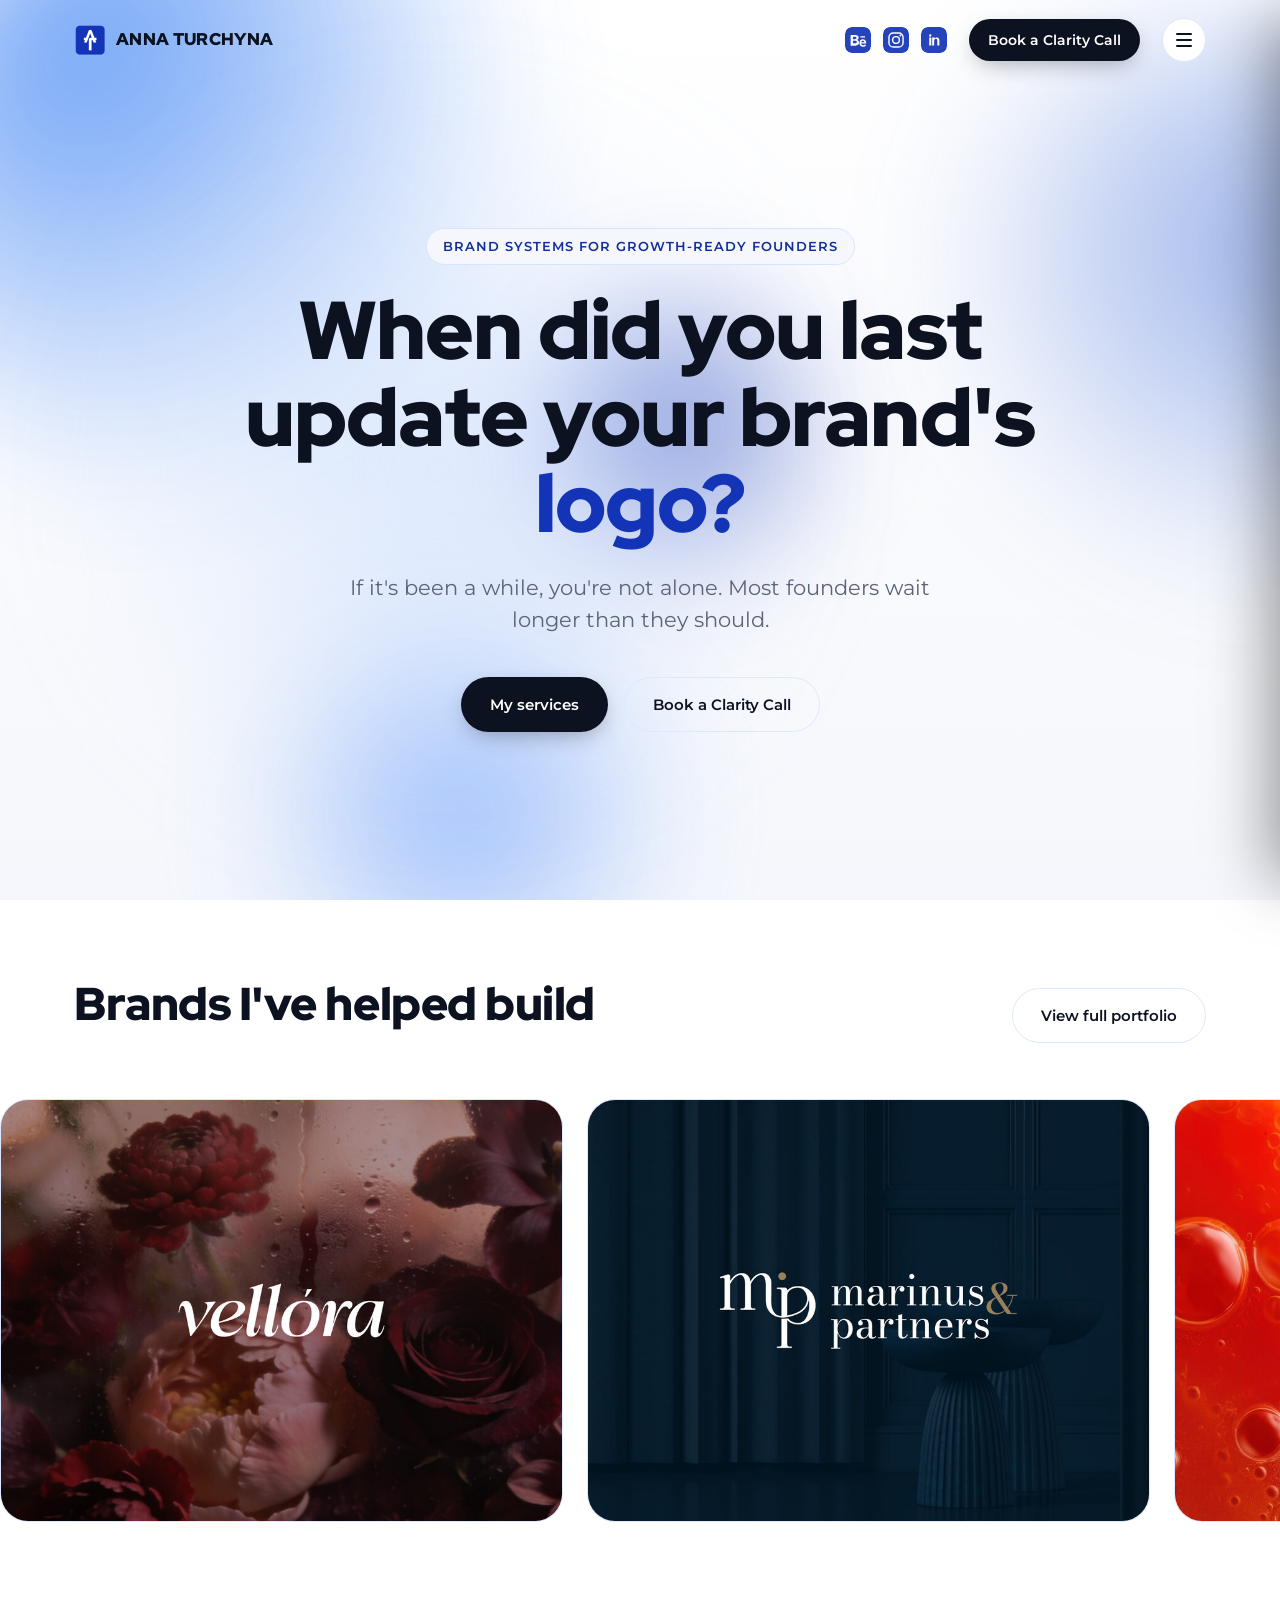
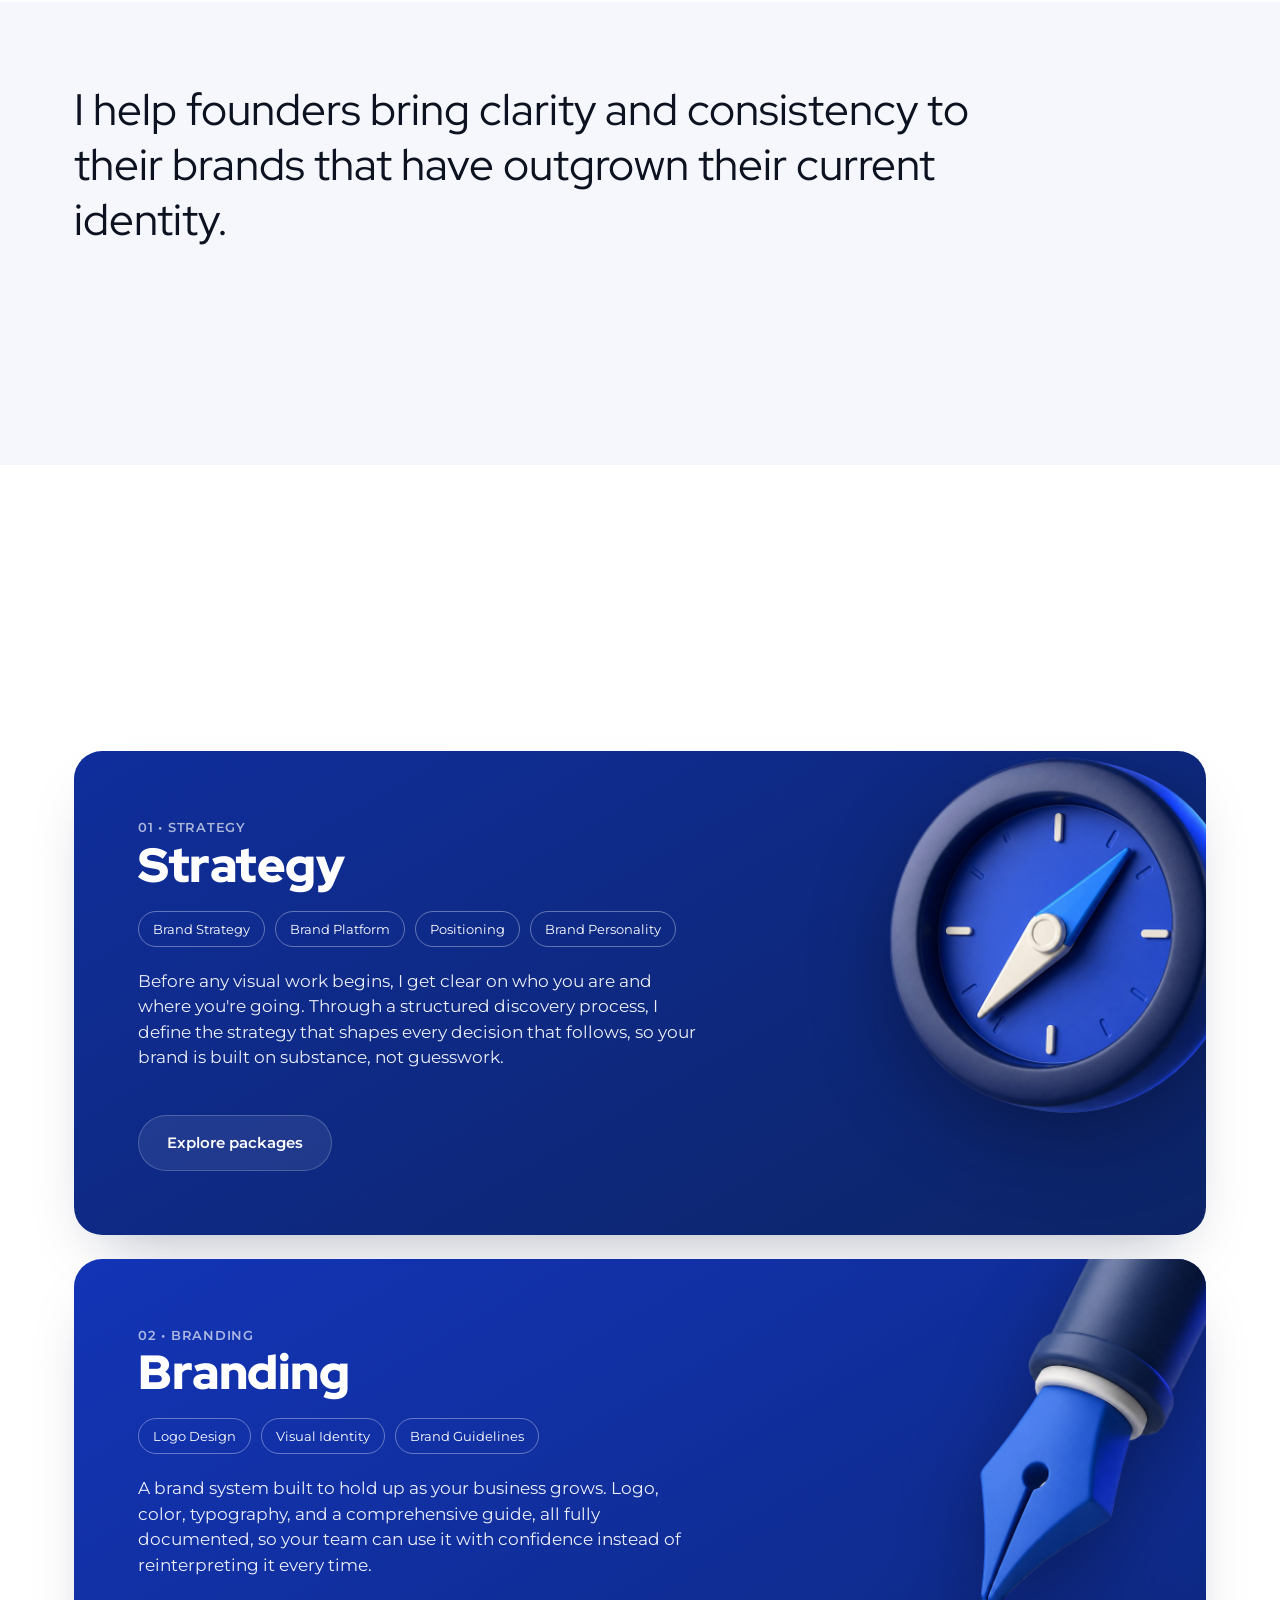
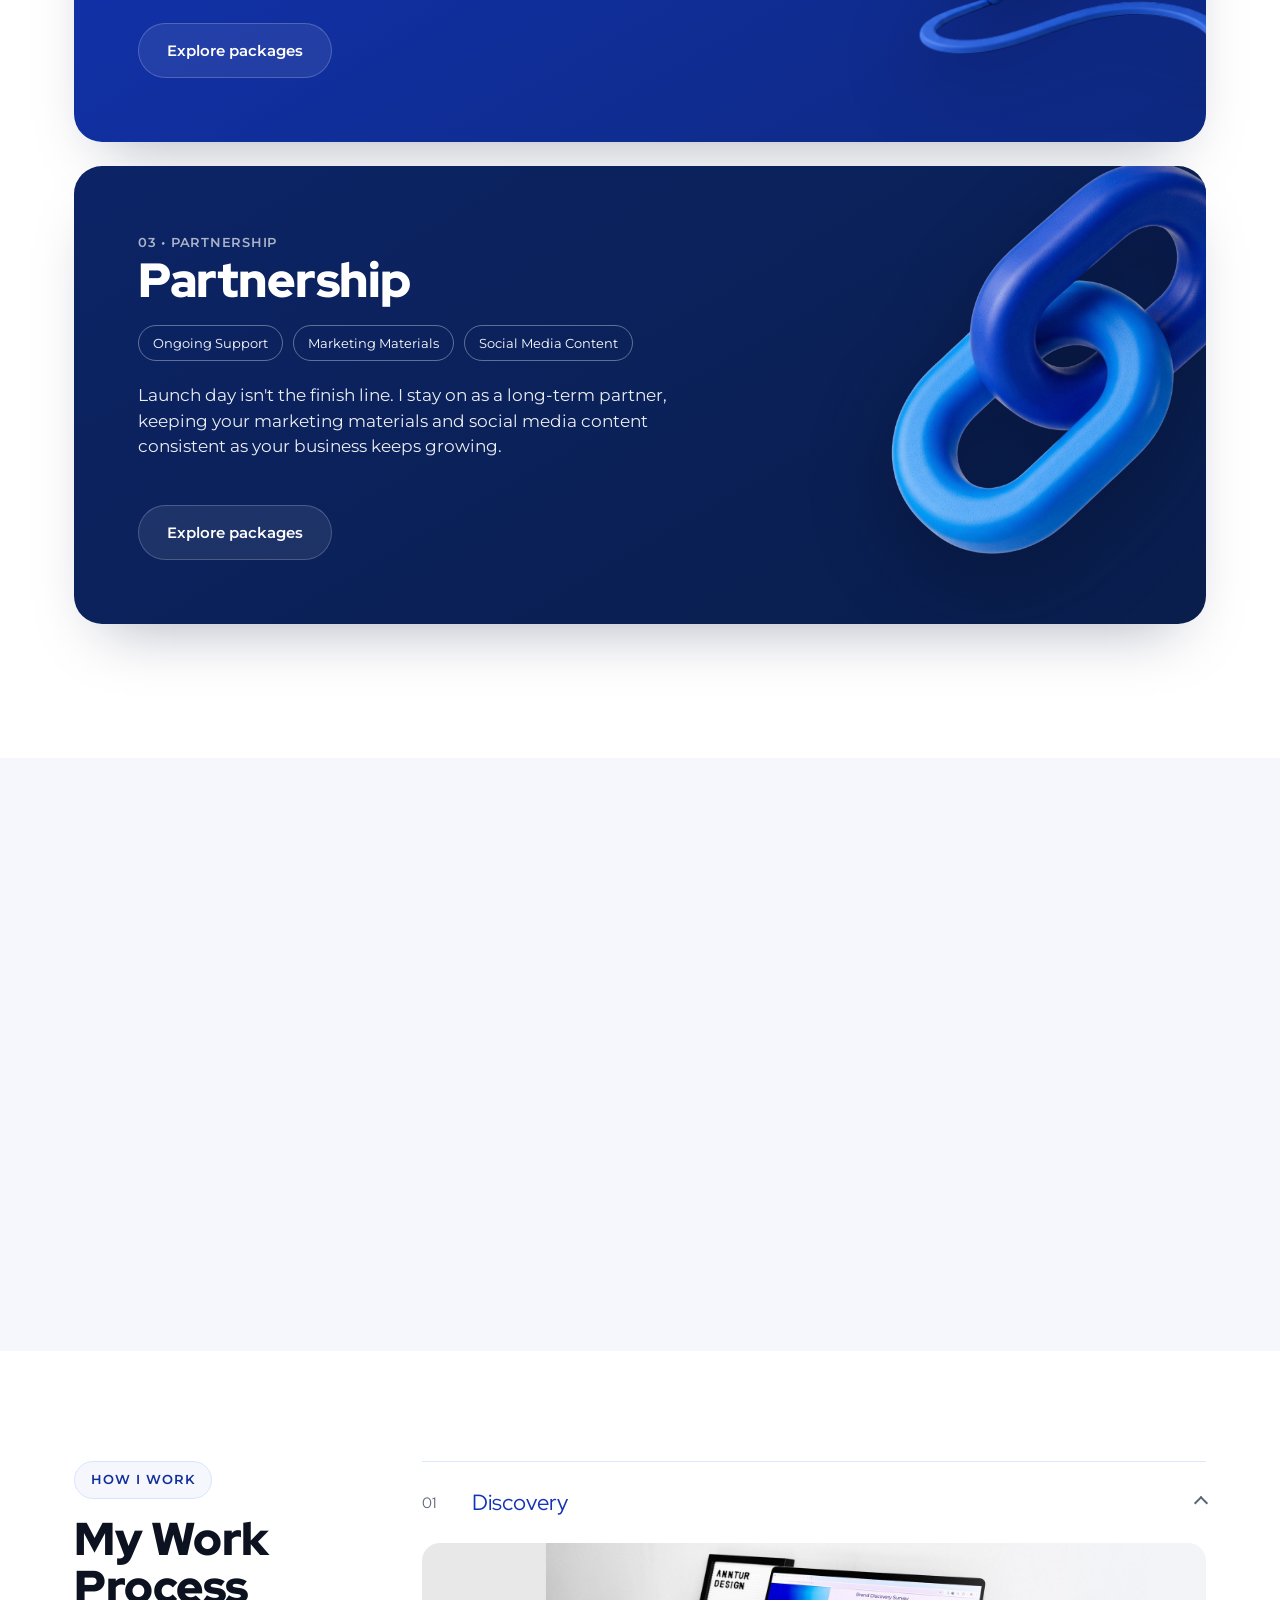
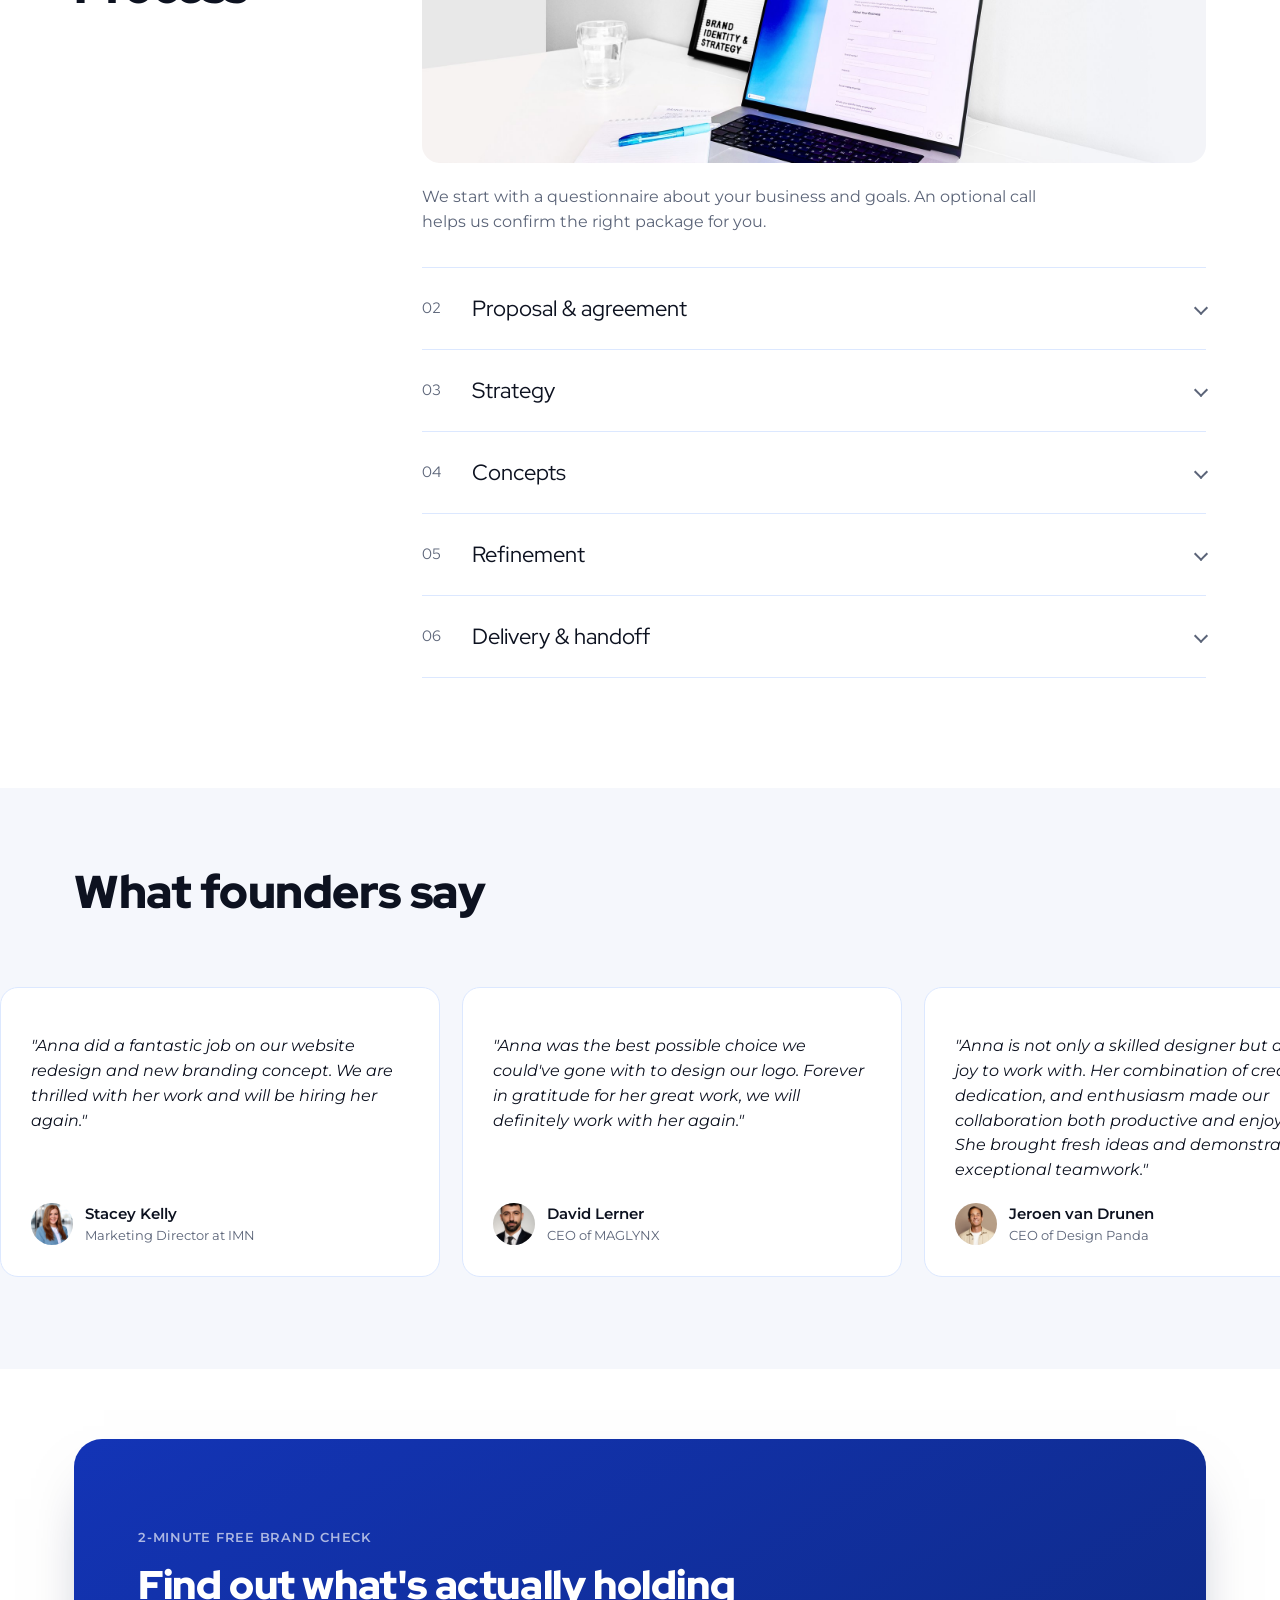
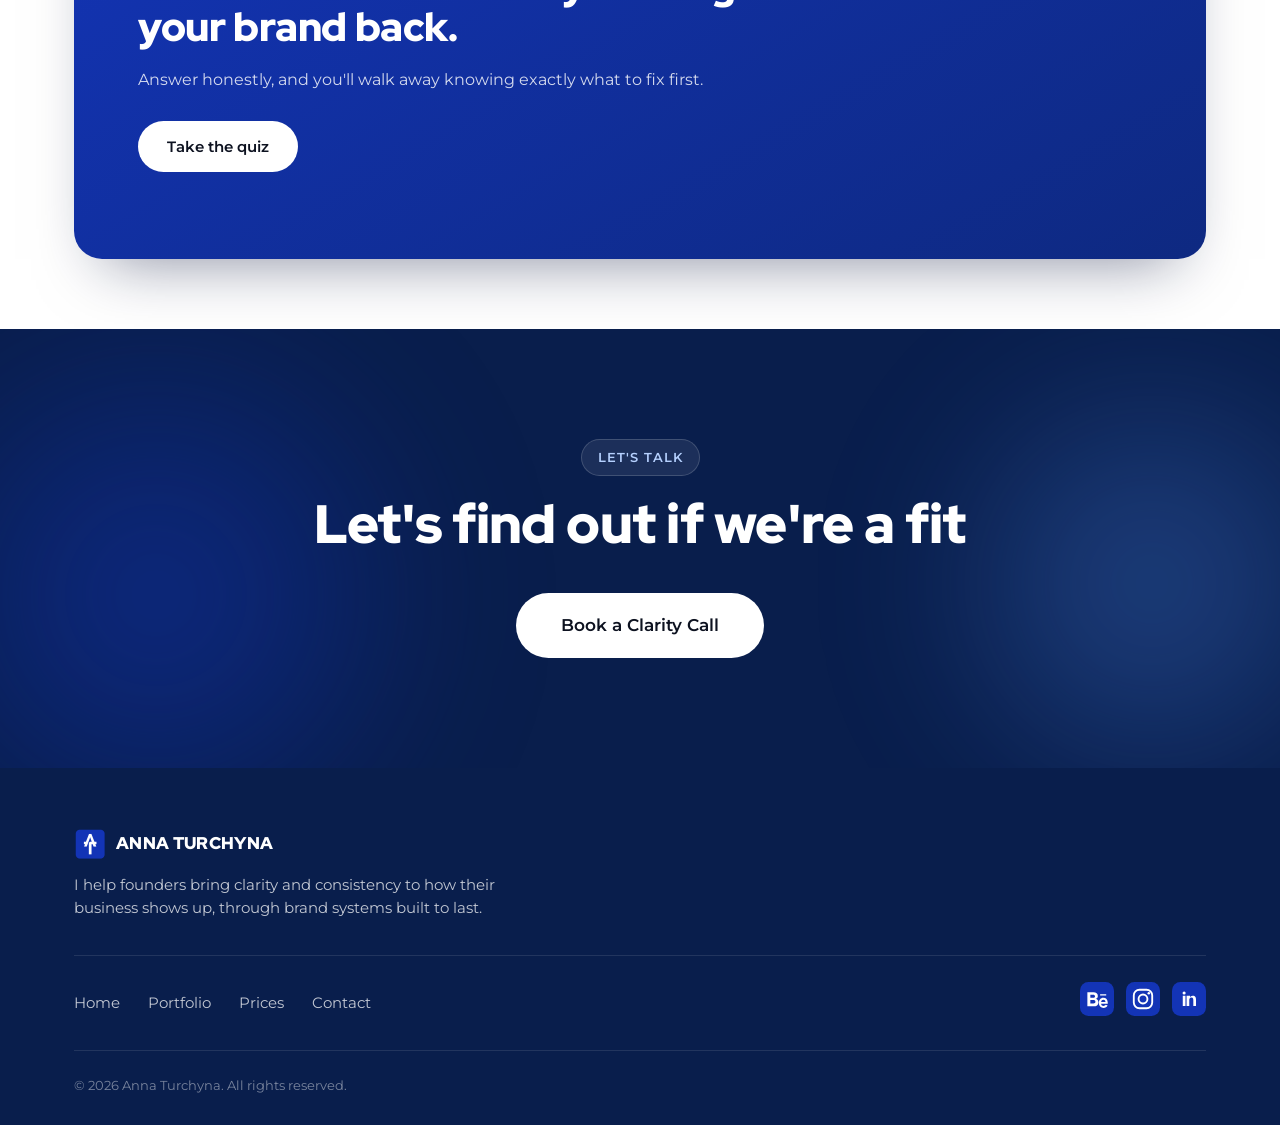
<file: index.html>
<!DOCTYPE html>
<html lang="en">
<head>
<meta charset="UTF-8">
<meta name="viewport" content="width=device-width, initial-scale=1.0">
<title>Anna Turchyna | Brand Identity Designer for Growth-Ready Founders</title>
<meta name="description" content="Brand systems for founders who've outgrown their current look. A defined process, a defined price, a defined timeline.">
<link rel="icon" href="favicon.ico" sizes="any">
<link rel="icon" type="image/png" sizes="32x32" href="images/favicon-32x32.png">
<link rel="icon" type="image/png" sizes="16x16" href="images/favicon-16x16.png">
<link rel="apple-touch-icon" sizes="180x180" href="images/favicon-180x180.png">
<link rel="stylesheet" href="css/style.css">
<script type="text/javascript">
    (function(c,l,a,r,i,t,y){
        c[a]=c[a]||function(){(c[a].q=c[a].q||[]).push(arguments)};
        t=l.createElement(r);t.async=1;t.src="https://www.clarity.ms/tag/"+i+"?ref=bwt";
        y=l.getElementsByTagName(r)[0];y.parentNode.insertBefore(t,y);
    })(window, document, "clarity", "script", "y3strxch6t");
</script>
</head>
<body>

<header class="site-header">
  <div class="container">
    <a href="index.html" class="logo">
      <span class="logo-mark"><img src="images/logo-mark.png" alt="Anna Turchyna logo"></span>
      ANNA TURCHYNA
    </a>
    <div class="header-actions">
      <div class="header-socials">
        <a href="https://www.behance.net/annaturchyna" target="_blank" rel="noopener" aria-label="Behance" title="Behance"><svg viewBox="0 0 24 24"><rect width="24" height="24" rx="6" fill="#1334b6"/><path d="M5.2 7.3h4.3c1.9 0 3.1.9 3.1 2.5 0 1.1-.6 1.8-1.5 2.1 1.2.3 1.9 1.2 1.9 2.5 0 1.8-1.4 2.8-3.4 2.8H5.2V7.3zm4 3.9c.9 0 1.4-.4 1.4-1.1 0-.7-.5-1.1-1.4-1.1H7.3v2.2h1.9zm.2 3.9c1 0 1.5-.4 1.5-1.2 0-.8-.6-1.2-1.5-1.2H7.3v2.4h2.1zM14.2 8.6h4.3v1H14.2v-1zm2.2 2.6c2 0 3.2 1.4 3.2 3.5 0 .2 0 .4 0 .6h-4.7c.1 1 .8 1.6 1.7 1.6.7 0 1.2-.3 1.5-.8l1.4.4c-.5 1.1-1.6 1.8-2.9 1.8-1.9 0-3.3-1.4-3.3-3.5 0-2.1 1.4-3.6 3.1-3.6zm-1.5 2.9h3.1c-.1-.9-.7-1.5-1.5-1.5-.8 0-1.4.6-1.6 1.5z" fill="#fff"/></svg></a>
        <a href="https://www.instagram.com/anntur.design/" target="_blank" rel="noopener" aria-label="Instagram" title="Instagram"><svg viewBox="0 0 24 24"><rect width="24" height="24" rx="6" fill="#1334b6"/><path d="M12 8.2a3.8 3.8 0 1 0 0 7.6 3.8 3.8 0 0 0 0-7.6zm0 6.27a2.47 2.47 0 1 1 0-4.94 2.47 2.47 0 0 1 0 4.94z" fill="#fff"/><circle cx="16.1" cy="7.9" r="0.9" fill="#fff"/><rect x="5.5" y="5.5" width="13" height="13" rx="4" stroke="#fff" stroke-width="1.3" fill="none"/></svg></a>
        <a href="https://www.linkedin.com/in/anntur/" target="_blank" rel="noopener" aria-label="LinkedIn" title="LinkedIn"><svg viewBox="0 0 24 24"><rect width="24" height="24" rx="6" fill="#1334b6"/><path d="M7.6 9.7h1.9v7.3H7.6V9.7zm.95-3a1.1 1.1 0 1 1 0 2.2 1.1 1.1 0 0 1 0-2.2zM10.9 9.7h1.83v1h.03c.26-.48.9-1 1.85-1 1.98 0 2.34 1.24 2.34 2.86v4.44h-1.9v-3.94c0-.94-.02-2.14-1.33-2.14-1.33 0-1.53 1-1.53 2.07v4.01h-1.9V9.7z" fill="#fff"/></svg></a>
      </div>
      <a href="https://cal.com/anntur/free30min" target="_blank" rel="noopener" class="btn btn-primary btn-sm">Book a Clarity Call</a>
      <button class="burger" aria-label="Open menu"><span></span><span></span><span></span></button>
    </div>
  </div>
</header>

<div class="nav-backdrop" data-nav-backdrop></div>
<div class="mobile-nav">
  <div class="top" style="justify-content:flex-end">
    <button class="close-btn" aria-label="Close menu">&times;</button>
  </div>
  <ul>
    <li><a href="index.html#services"><span class="nav-index">01</span><span class="nav-label">Services</span></a></li>
    <li><a href="portfolio.html"><span class="nav-index">02</span><span class="nav-label">Portfolio</span></a></li>
    <li><a href="pricing.html"><span class="nav-index">03</span><span class="nav-label">Prices</span></a></li>
    <li><a href="contact.html"><span class="nav-index">04</span><span class="nav-label">Contact</span></a></li>
  </ul>
  <div class="socials">
    <a href="https://www.behance.net/annaturchyna" target="_blank" rel="noopener" aria-label="Behance" title="Behance"><svg viewBox="0 0 24 24"><rect width="24" height="24" rx="6" fill="#1334b6"/><path d="M5.2 7.3h4.3c1.9 0 3.1.9 3.1 2.5 0 1.1-.6 1.8-1.5 2.1 1.2.3 1.9 1.2 1.9 2.5 0 1.8-1.4 2.8-3.4 2.8H5.2V7.3zm4 3.9c.9 0 1.4-.4 1.4-1.1 0-.7-.5-1.1-1.4-1.1H7.3v2.2h1.9zm.2 3.9c1 0 1.5-.4 1.5-1.2 0-.8-.6-1.2-1.5-1.2H7.3v2.4h2.1zM14.2 8.6h4.3v1H14.2v-1zm2.2 2.6c2 0 3.2 1.4 3.2 3.5 0 .2 0 .4 0 .6h-4.7c.1 1 .8 1.6 1.7 1.6.7 0 1.2-.3 1.5-.8l1.4.4c-.5 1.1-1.6 1.8-2.9 1.8-1.9 0-3.3-1.4-3.3-3.5 0-2.1 1.4-3.6 3.1-3.6zm-1.5 2.9h3.1c-.1-.9-.7-1.5-1.5-1.5-.8 0-1.4.6-1.6 1.5z" fill="#fff"/></svg></a>
    <a href="https://www.instagram.com/anntur.design/" target="_blank" rel="noopener" aria-label="Instagram" title="Instagram"><svg viewBox="0 0 24 24"><rect width="24" height="24" rx="6" fill="#1334b6"/><path d="M12 8.2a3.8 3.8 0 1 0 0 7.6 3.8 3.8 0 0 0 0-7.6zm0 6.27a2.47 2.47 0 1 1 0-4.94 2.47 2.47 0 0 1 0 4.94z" fill="#fff"/><circle cx="16.1" cy="7.9" r="0.9" fill="#fff"/><rect x="5.5" y="5.5" width="13" height="13" rx="4" stroke="#fff" stroke-width="1.3" fill="none"/></svg></a>
    <a href="https://www.linkedin.com/in/anntur/" target="_blank" rel="noopener" aria-label="LinkedIn" title="LinkedIn"><svg viewBox="0 0 24 24"><rect width="24" height="24" rx="6" fill="#1334b6"/><path d="M7.6 9.7h1.9v7.3H7.6V9.7zm.95-3a1.1 1.1 0 1 1 0 2.2 1.1 1.1 0 0 1 0-2.2zM10.9 9.7h1.83v1h.03c.26-.48.9-1 1.85-1 1.98 0 2.34 1.24 2.34 2.86v4.44h-1.9v-3.94c0-.94-.02-2.14-1.33-2.14-1.33 0-1.53 1-1.53 2.07v4.01h-1.9V9.7z" fill="#fff"/></svg></a>
  </div>
</div>

<!-- ================= HERO ================= -->
<section class="hero">
  <div class="mesh light active"><div class="blob"></div><div class="blob"></div><div class="blob"></div><div class="blob"></div><div class="blob"></div></div>
  <div class="container">
    <div class="hero-inner">
      <span class="eyebrow reveal">BRAND SYSTEMS FOR GROWTH-READY FOUNDERS</span>
      <h1 class="reveal">When did you last update your brand's <span class="accent" data-rotate-words='["look?","logo?","system?","guidelines?","feel?"]'>look?</span></h1>
      <p class="lead reveal">If it's been a while, you're not alone. Most founders wait longer than they should.</p>
      <div class="hero-actions reveal">
        <a href="index.html#services" class="btn btn-primary">My services</a>
        <a href="https://cal.com/anntur/free30min" target="_blank" rel="noopener" class="btn btn-secondary">Book a Clarity Call</a>
      </div>
    </div>
  </div>
</section>

<!-- ================= FEATURED PROJECTS ================= -->
<section class="section-pad tight">
  <div class="container">
    <div class="section-head reveal">
      <h2>Brands I've helped build</h2>
      <a href="portfolio.html" class="btn btn-secondary">View full portfolio</a>
    </div>
  </div>

  <div class="marquee-wrap">
    <div class="marquee no-fade reveal" data-marquee>
      <div class="marquee-track" id="featured-track"></div>
    </div>
  </div>
</section>
<script>
  const FEATURED_CASES = [
    ["vellora", "Vellóra", "Branding", "images/portfolio/vellora.jpg"],
    ["marinus-partners", "Marinus & Partners", "Branding", "images/portfolio/marinus-partners.jpg"],
    ["aesthetic-autocare", "Aesthetic Autocare", "Branding", "images/portfolio/aesthetic-autocare.jpg"],
    ["park-city-home-pros", "Park City Home Pros", "Branding", "images/portfolio/park-city-home-pros.jpg"],
    ["indigo-coaches", "Indigo Coaches", "Branding", "images/portfolio/indigo-coaches.jpg"],
    ["maglynx", "Maglynx", "Branding • Logo design", "images/portfolio/maglynx.jpg"],
    ["jos-dreamland", "Jo's Dreamland", "Branding", "images/portfolio/jos-dreamland.jpg"],
  ];
  const featuredTrack = document.getElementById('featured-track');
  const featuredCardHTML = ([slug, name, tags, img]) => `
    <a class="marquee-card" href="project.html?slug=${slug}">
      <div class="project-image">
        <img src="${img}" alt="${name} brand identity">
      </div>
    </a>
  `;
  // On mobile the track is a plain swipeable row (no CSS auto-scroll), so it
  // must contain each card exactly once. On desktop the CSS animation scrolls
  // a translateX(-50%) loop, which needs the content duplicated so the loop
  // reads as seamless. Deciding this in JS (instead of rendering both sets
  // and hiding the extras with CSS) avoids relying on the hidden duplicates
  // never affecting scrollWidth, which isn't consistent across browsers.
  const featuredMobileQuery = window.matchMedia('(max-width:760px)');
  const renderFeaturedTrack = () => {
    const cards = FEATURED_CASES.map(featuredCardHTML).join('');
    featuredTrack.innerHTML = featuredMobileQuery.matches ? cards : cards + cards;
  };
  renderFeaturedTrack();
  featuredMobileQuery.addEventListener('change', renderFeaturedTrack);
</script>

<!-- ================= ABOUT ================= -->
<section class="section-pad tight" style="background:var(--c-bg-soft)">
  <div class="container">
    <p class="about-statement reveal">I help founders bring clarity and consistency to their brands that have outgrown their current identity.</p>
    <p class="about-statement reveal accent"><strong>The result: a brand that finally looks as credible as the business you've built.</strong></p>
  </div>
</section>

<!-- ================= SERVICES ================= -->
<section class="section-pad" id="services">
  <div class="container">
    <div class="section-head reveal">
      <div>
        <span class="eyebrow">MY SERVICES</span>
        <h2 style="margin-top:20px">Three ways I can help</h2>
      </div>
    </div>

    <div class="services-stack">
      <div class="service-panel strategy" style="top:90px">
        <img class="icon-illustration" src="images/icon-strategy.png" alt="" aria-hidden="true">
        <div class="panel-top">
          <span class="small-caps" style="color:rgba(255,255,255,.65)">01 • Strategy</span>
          <h3>Strategy</h3>
          <div class="panel-tags">
            <span>Brand Strategy</span><span>Brand Platform</span><span>Positioning</span><span>Brand Personality</span>
          </div>
          <p>Before any visual work begins, I get clear on who you are and where you're going. Through a structured discovery process, I define the strategy that shapes every decision that follows, so your brand is built on substance, not guesswork.</p>
        </div>
        <div class="panel-bottom"><a href="pricing.html" class="btn btn-on-dark">Explore packages</a></div>
      </div>

      <div class="service-panel branding" style="top:120px">
        <img class="icon-illustration" src="images/icon-branding.png" alt="" aria-hidden="true">
        <div class="panel-top">
          <span class="small-caps" style="color:rgba(255,255,255,.65)">02 • Branding</span>
          <h3>Branding</h3>
          <div class="panel-tags">
            <span>Logo Design</span><span>Visual Identity</span><span>Brand Guidelines</span>
          </div>
          <p>A brand system built to hold up as your business grows. Logo, color, typography, and a comprehensive guide, all fully documented, so your team can use it with confidence instead of reinterpreting it every time.</p>
        </div>
        <div class="panel-bottom"><a href="pricing.html" class="btn btn-on-dark">Explore packages</a></div>
      </div>

      <div class="service-panel partnership" style="top:150px">
        <img class="icon-illustration" src="images/icon-partnership.png" alt="" aria-hidden="true">
        <div class="panel-top">
          <span class="small-caps" style="color:rgba(255,255,255,.65)">03 • Partnership</span>
          <h3>Partnership</h3>
          <div class="panel-tags">
            <span>Ongoing Support</span><span>Marketing Materials</span><span>Social Media Content</span>
          </div>
          <p>Launch day isn't the finish line. I stay on as a long-term partner, keeping your marketing materials and social media content consistent as your business keeps growing.</p>
        </div>
        <div class="panel-bottom"><a href="pricing.html" class="btn btn-on-dark">Explore packages</a></div>
      </div>
    </div>
  </div>
</section>

<!-- ================= NUMBERS ================= -->
<section class="section-pad" style="background:var(--c-bg-soft)">
  <div class="container">
    <div class="section-head reveal">
      <div>
        <span class="eyebrow">BY THE NUMBERS</span>
        <h2 style="margin-top:20px">The track record</h2>
      </div>
    </div>
    <div class="numbers-grid reveal">
      <div class="number-tile"><span class="dot"></span><div class="num" data-count="6+">0</div><div class="label">Years of Experience</div></div>
      <div class="number-tile"><span class="dot"></span><div class="num" data-count="40+">0</div><div class="label">Brand Systems Built</div></div>
      <div class="number-tile"><span class="dot"></span><div class="num" data-count="100%">0</div><div class="label">Project Completion Rate</div></div>
    </div>
  </div>
</section>

<!-- ================= MY PROCESS ================= -->
<section class="section-pad">
  <div class="container">
    <div class="process-layout">
      <div class="process-head reveal">
        <span class="eyebrow">HOW I WORK</span>
        <h2>My Work Process</h2>
      </div>
      <div class="process-accordion reveal">
        <div class="process-row is-open">
          <button type="button" class="process-row-head">
            <span class="step-no">01</span>
            <span class="step-title">Discovery</span>
            <span class="step-chevron"></span>
          </button>
          <div class="process-row-body">
            <div class="process-row-body-inner">
              <div class="process-row-image"><img src="images/process/01-discovery.jpg" alt="Brand discovery questionnaire and notes"></div>
              <p>We start with a questionnaire about your business and goals. An optional call helps us confirm the right package for you.</p>
            </div>
          </div>
        </div>
        <div class="process-row">
          <button type="button" class="process-row-head">
            <span class="step-no">02</span>
            <span class="step-title">Proposal &amp; agreement</span>
            <span class="step-chevron"></span>
          </button>
          <div class="process-row-body">
            <div class="process-row-body-inner">
              <div class="process-row-image"><img src="images/process/02-proposal.jpg" alt="Brand strategy and identity design proposal document"></div>
              <p>You get a written proposal with a fixed price, timeline, and number of revisions. No surprises once we start.</p>
            </div>
          </div>
        </div>
        <div class="process-row">
          <button type="button" class="process-row-head">
            <span class="step-no">03</span>
            <span class="step-title">Strategy</span>
            <span class="step-chevron"></span>
          </button>
          <div class="process-row-body">
            <div class="process-row-body-inner">
              <div class="process-row-image"><img src="images/process/03-strategy.jpg" alt="Brand strategy document showing platform, positioning, audience and values"></div>
              <p>Before any design work, we define who you are and how you want to be seen. This becomes the foundation for everything visual.</p>
            </div>
          </div>
        </div>
        <div class="process-row">
          <button type="button" class="process-row-head">
            <span class="step-no">04</span>
            <span class="step-title">Concepts</span>
            <span class="step-chevron"></span>
          </button>
          <div class="process-row-body">
            <div class="process-row-body-inner">
              <div class="process-row-image"><img src="images/process/04-concepts.jpg" alt="Logo concept exploration on screen"></div>
              <p>I turn that strategy into creative direction and logo concepts, with an explanation of the thinking behind each option.</p>
            </div>
          </div>
        </div>
        <div class="process-row">
          <button type="button" class="process-row-head">
            <span class="step-no">05</span>
            <span class="step-title">Refinement</span>
            <span class="step-chevron"></span>
          </button>
          <div class="process-row-body">
            <div class="process-row-body-inner">
              <div class="process-row-image"><img src="images/process/05-refinement.jpg" alt="Logo refinement sketches and notes"></div>
              <p>We refine the chosen direction together through a set number of revision rounds, until it feels exactly right.</p>
            </div>
          </div>
        </div>
        <div class="process-row">
          <button type="button" class="process-row-head">
            <span class="step-no">06</span>
            <span class="step-title">Delivery &amp; handoff</span>
            <span class="step-chevron"></span>
          </button>
          <div class="process-row-body">
            <div class="process-row-body-inner">
              <div class="process-row-image"><img src="images/process/06-delivery.jpg" alt="Final brand files organized in delivery folders"></div>
              <p>You receive all final files and a complete brand guide, plus a walkthrough so your team knows exactly how to use it.</p>
            </div>
          </div>
        </div>
      </div>
    </div>
  </div>
</section>

<!-- ================= TESTIMONIALS ================= -->
<section class="section-pad tight" style="background:var(--c-bg-soft)">
  <div class="container">
    <div class="section-head reveal">
      <h2>What founders say</h2>
    </div>
  </div>

  <div class="marquee-wrap">
    <div class="marquee no-fade reveal" data-marquee>
      <div class="testi-track marquee-track" id="testi-track"></div>
    </div>
  </div>
</section>
<script>
  const TESTIMONIALS = [
    ["Anna did a fantastic job on our website redesign and new branding concept. We are thrilled with her work and will be hiring her again.", "Stacey Kelly", "Marketing Director at IMN", "images/testimonials/stacey-kelly.jpg"],
    ["Anna was the best possible choice we could've gone with to design our logo. Forever in gratitude for her great work, we will definitely work with her again.", "David Lerner", "CEO of MAGLYNX", "images/testimonials/david-lerner.jpg"],
    ["Anna is not only a skilled designer but also a joy to work with. Her combination of creativity, dedication, and enthusiasm made our collaboration both productive and enjoyable. She brought fresh ideas and demonstrated exceptional teamwork.", "Jeroen van Drunen", "CEO of Design Panda", "images/testimonials/jeroen-van-drunen.jpg"],
    ["Anna has been an incredible asset to our company, consistently delivering outstanding results across multiple projects. Her expertise and dedication have driven the success of each initiative we've worked on together.", "Jenny Schneider", "Media J", "images/testimonials/jenny-schneider.png"],
    ["Very communicative. Great ideas. Open to feedback. Very easy to work with. Highly recommend!", "Jessie Schofer", "Founder at Stakkd", "images/testimonials/jessie-schofer.png"],
    ["Anna has excellent design skills. She was very responsive and quick to implement desired changes. She is an absolute pleasure to work with, we would recommend her to anyone seeking a creative design professional.", "Mac Johnson", "Marketing Manager at Strong CRM", "images/testimonials/mac-johnson.jpg"],
    ["Really good collaboration. She worked in a logo for a music band, and she delivered some prototypes really quickly. Once we agreed on one, she prepared the final version also in a couple of days. The quality of her work is really good, fully aligned with our needs!", "Gonzalo Rubio", "Co-founder of SEIZU", "images/testimonials/gonzalo-rubio.jpg"],
  ];
  const testiTrack = document.getElementById('testi-track');
  const testiCardHTML = ([quote, name, role, avatar]) => `
    <div class="testi-card">
      <p class="testi-quote">"${quote}"</p>
      <div class="testi-person"><div class="testi-avatar"${avatar ? ` style="background-image:url('${avatar}')"` : ''}></div><div><div class="name">${name}</div><div class="role">${role || ''}</div></div></div>
    </div>
  `;
  // Same reasoning as the featured-projects track above: render once on
  // mobile (plain swipeable row) and twice on desktop (seamless auto-scroll
  // loop), decided in JS rather than hiding duplicates with CSS.
  const testiMobileQuery = window.matchMedia('(max-width:760px)');
  const renderTestiTrack = () => {
    const cards = TESTIMONIALS.map(testiCardHTML).join('');
    testiTrack.innerHTML = testiMobileQuery.matches ? cards : cards + cards;
  };
  renderTestiTrack();
  testiMobileQuery.addEventListener('change', renderTestiTrack);
</script>

<!-- ================= BRAND QUIZ ================= -->
<section class="section-pad" id="quiz">
  <div class="container">
    <div class="quiz-card reveal" id="quiz-card">

      <div class="quiz-panel" data-quiz-panel="start">
        <span class="small-caps" style="color:rgba(255,255,255,.65)">2-Minute Free Brand Check</span>
        <h3 class="quiz-card-heading">Find out what's actually holding your brand back.</h3>
        <p class="quiz-start-copy">Answer honestly, and you'll walk away knowing exactly what to fix first.</p>
        <button type="button" class="btn btn-light" id="quiz-start-btn">Take the quiz</button>
      </div>

      <div class="quiz-panel" data-quiz-panel="question" hidden>
        <div class="quiz-progress"><div class="quiz-progress-bar" id="quiz-progress-bar"></div></div>
        <span class="quiz-step-label" id="quiz-step-label">Question 1 of 5</span>
        <h3 class="quiz-question" id="quiz-question"></h3>
        <div class="quiz-options" id="quiz-options"></div>
      </div>

      <div class="quiz-panel" data-quiz-panel="result" hidden>
        <span class="eyebrow on-dark">YOUR RESULT</span>
        <h3 class="quiz-result-headline" id="quiz-result-headline"></h3>
        <p class="quiz-result-body" id="quiz-result-body"></p>
        <div class="quiz-result-actions">
          <a class="btn btn-light" id="quiz-result-cta" href="pricing.html#offers">See the offer</a>
          <button type="button" class="btn btn-on-dark" id="quiz-restart-btn">Retake the quiz</button>
        </div>
      </div>

    </div>
  </div>
</section>
<script>
(function(){
  const QUIZ_QUESTIONS = [
    {
      q: "What impression do you think people get when they first see your brand (website, social, presentation)?",
      options: [
        { t: "Professional, but not as established as our business actually is", cat: "PERCEPTION_GAP", w: 1 },
        { t: "It depends where they look, it feels inconsistent", cat: "INCONSISTENCY", w: 1 },
        { t: "Honestly, we're not sure what impression we make", cat: "UNCLEAR_POSITION", w: 1 },
      ]
    },
    {
      q: "Do you have a brand guide or clear rules (colors, fonts, tone) that your team actually follows when creating new materials?",
      options: [
        { t: "Yes, it's documented and we follow it", cat: "CONTROL", w: 1 },
        { t: "Something exists, but it's not always followed", cat: "NO_SYSTEM", w: 1 },
        { t: "No, we decide case by case", cat: "NO_SYSTEM", w: 1 },
      ]
    },
    {
      q: "Your current logo or visual identity was created...",
      options: [
        { t: "Three or more years ago, and the business has changed a lot since then", cat: "OUTGROWN", w: 1 },
        { t: "Recently, but something about it still feels off", cat: "OUTGROWN", w: 1 },
        { t: "Without much of a process, DIY or a one-off freelancer", cat: "NO_SYSTEM", w: 1 },
      ]
    },
    {
      q: "Compared to competitors in your space, your brand looks...",
      options: [
        { t: "Just as strong, just different", cat: "CONTROL", w: 1 },
        { t: "Less polished, or less expensive-looking", cat: "PERCEPTION_GAP", w: 1 },
        { t: "We're not even sure how we're different", cat: "UNCLEAR_POSITION", w: 1 },
      ]
    },
    {
      q: "What worries you most about your brand right now?",
      options: [
        { t: "It looks inconsistent across platforms", cat: "INCONSISTENCY", w: 2 },
        { t: "We look smaller than we actually are", cat: "PERCEPTION_GAP", w: 2 },
        { t: "There's no real system behind it, it's chaotic", cat: "NO_SYSTEM", w: 2 },
        { t: "It feels outdated, like it hasn't kept up with us", cat: "OUTGROWN", w: 2 },
        { t: "We can't clearly explain what sets us apart", cat: "UNCLEAR_POSITION", w: 2 },
      ]
    },
  ];

  const QUIZ_RESULTS = {
    INCONSISTENCY: {
      headline: "Your brand doesn't look like one brand",
      body: "Right now, your brand shows up a little differently everywhere it appears. That gap is usually invisible to you and obvious to everyone else, and it's often the first thing that quietly costs you trust.",
      cta: "See the Brand Snapshot Audit",
    },
    PERCEPTION_GAP: {
      headline: "You look smaller than you are",
      body: "Your business has grown past what your current brand communicates. People are forming an impression before you ever get to speak, and right now that impression undersells you.",
      cta: "Book a Brand Diagnostic Call",
    },
    NO_SYSTEM: {
      headline: "There's no system behind your brand",
      body: "Decisions are being made case by case, which means consistency depends on who's making them that day. A system doesn't limit creativity, it just means you stop starting from zero every time.",
      cta: "See the Brand Snapshot Audit",
    },
    OUTGROWN: {
      headline: "Your brand hasn't caught up with you",
      body: "The business you're running today isn't the one your current identity was built for. That's not a mistake, it's just a sign you're ready for the next version.",
      cta: "Book a Brand Diagnostic Call",
    },
    UNCLEAR_POSITION: {
      headline: "It's not clear what makes you different",
      body: "If a prospect can't quickly tell why you, and not a competitor, that's usually the most expensive gap to leave alone. It affects every other part of your marketing, quietly.",
      cta: "Book a Brand Diagnostic Call",
    },
    STRONG_FOUNDATION: {
      headline: "Your foundation is solid",
      body: "Nothing here points to a real problem. If anything, this is a good moment to sharpen what's already working rather than rebuild it.",
      cta: "Want a second opinion anyway?",
    },
  };

  const TIE_BREAK_ORDER = ["UNCLEAR_POSITION", "PERCEPTION_GAP", "OUTGROWN", "INCONSISTENCY", "NO_SYSTEM"];
  const RESULT_HREF = "pricing.html#offers";

  const quizIcon = document.querySelector('.quiz-icon');
  const startPanel = document.querySelector('[data-quiz-panel="start"]');
  const questionPanel = document.querySelector('[data-quiz-panel="question"]');
  const resultPanel = document.querySelector('[data-quiz-panel="result"]');
  const startBtn = document.getElementById('quiz-start-btn');
  const restartBtn = document.getElementById('quiz-restart-btn');
  const progressBar = document.getElementById('quiz-progress-bar');
  const stepLabel = document.getElementById('quiz-step-label');
  const questionEl = document.getElementById('quiz-question');
  const optionsEl = document.getElementById('quiz-options');
  const resultHeadline = document.getElementById('quiz-result-headline');
  const resultBody = document.getElementById('quiz-result-body');
  const resultCta = document.getElementById('quiz-result-cta');

  if (!startPanel) return;

  let currentIndex = 0;
  let scores = {};
  // Snapshot of scores taken right before the final question (Q5) is answered.
  // Q5 is a forced "what worries you most" pick that always adds weight 2 to
  // one problem category, so gating the "no real problem" result on the full
  // score would make that outcome impossible to reach. The gate instead looks
  // only at the indirect Q1-Q4 signals; Q5 still gets its full weight when
  // choosing which problem to report if a problem is in fact detected.
  let preFinalScores = null;

  function resetScores(){
    scores = { INCONSISTENCY: 0, PERCEPTION_GAP: 0, NO_SYSTEM: 0, OUTGROWN: 0, UNCLEAR_POSITION: 0, CONTROL: 0 };
    preFinalScores = null;
  }

  function showPanel(name){
    startPanel.hidden = name !== 'start';
    questionPanel.hidden = name !== 'question';
    resultPanel.hidden = name !== 'result';
    if (quizIcon) quizIcon.classList.toggle('is-hidden', name !== 'start');
  }

  function renderQuestion(){
    const q = QUIZ_QUESTIONS[currentIndex];
    progressBar.style.width = (currentIndex / QUIZ_QUESTIONS.length * 100) + '%';
    stepLabel.textContent = `Question ${currentIndex + 1} of ${QUIZ_QUESTIONS.length}`;
    questionEl.textContent = q.q;
    optionsEl.innerHTML = q.options.map((opt, i) => `
      <button type="button" class="quiz-option" data-index="${i}">
        <span class="quiz-option-mark"></span>
        <span>${opt.t}</span>
      </button>
    `).join('');
    optionsEl.querySelectorAll('.quiz-option').forEach(btn => {
      btn.addEventListener('click', onSelectOption);
    });
  }

  function onSelectOption(e){
    const btn = e.currentTarget;
    const idx = parseInt(btn.getAttribute('data-index'), 10);
    const opt = QUIZ_QUESTIONS[currentIndex].options[idx];

    optionsEl.querySelectorAll('.quiz-option').forEach(b => { b.style.pointerEvents = 'none'; });
    btn.classList.add('is-selected');
    btn.querySelector('.quiz-option-mark').textContent = '✓';

    const isFinalQuestion = currentIndex === QUIZ_QUESTIONS.length - 1;
    if (isFinalQuestion) {
      preFinalScores = Object.assign({}, scores);
    }
    scores[opt.cat] += opt.w;

    setTimeout(() => {
      currentIndex++;
      if (currentIndex < QUIZ_QUESTIONS.length) {
        renderQuestion();
      } else {
        progressBar.style.width = '100%';
        showResult();
      }
    }, 380);
  }

  function computeResultKey(){
    const gateScores = preFinalScores || scores;
    const otherKeys = Object.keys(gateScores).filter(k => k !== 'CONTROL');
    const maxOther = Math.max(...otherKeys.map(k => gateScores[k]));
    if (gateScores.CONTROL >= 2 && maxOther <= 1) {
      return 'STRONG_FOUNDATION';
    }
    let best = TIE_BREAK_ORDER[0];
    let bestScore = -1;
    TIE_BREAK_ORDER.forEach(cat => {
      if (scores[cat] > bestScore) {
        bestScore = scores[cat];
        best = cat;
      }
    });
    return best;
  }

  function showResult(){
    const key = computeResultKey();
    const r = QUIZ_RESULTS[key];
    resultHeadline.textContent = r.headline;
    resultBody.textContent = r.body;
    resultCta.textContent = r.cta;
    resultCta.setAttribute('href', RESULT_HREF);
    showPanel('result');
  }

  function startQuiz(){
    currentIndex = 0;
    resetScores();
    renderQuestion();
    showPanel('question');
  }

  startBtn.addEventListener('click', startQuiz);
  restartBtn.addEventListener('click', startQuiz);

  resetScores();
})();
</script>

<!-- ================= READY TO GET STARTED / CTA ================= -->
<section class="section-pad cta-section" id="contact-cta">
  <div class="mesh dark"><div class="blob"></div><div class="blob"></div></div>
  <div class="container">
    <div class="cta-head reveal">
      <span class="eyebrow on-dark">LET'S TALK</span>
      <h2 style="margin-top:20px">Let's find out if we're a fit</h2>
    </div>

    <div class="cta-action reveal">
      <a href="https://cal.com/anntur/free30min" target="_blank" rel="noopener" class="btn btn-light btn-cta">Book a Clarity Call</a>
    </div>
  </div>
</section>

<footer class="site-footer">
  <div class="container">
    <div class="footer-top">
      <a href="index.html" class="logo" style="color:#fff">
        <span class="logo-mark"><img src="images/logo-mark.png" alt="Anna Turchyna logo"></span>
        ANNA TURCHYNA
      </a>
      <p>I help founders bring clarity and consistency to how their business shows up, through brand systems built to last.</p>
    </div>
    <div class="footer-nav-row">
      <ul class="footer-menu">
        <li><a href="index.html">Home</a></li>
        <li><a href="portfolio.html">Portfolio</a></li>
        <li><a href="pricing.html">Prices</a></li>
        <li><a href="contact.html">Contact</a></li>
      </ul>
      <div class="footer-socials">
        <a href="https://www.behance.net/annaturchyna" target="_blank" rel="noopener" aria-label="Behance" title="Behance"><svg viewBox="0 0 24 24"><rect width="24" height="24" rx="6" fill="#1334b6"/><path d="M5.2 7.3h4.3c1.9 0 3.1.9 3.1 2.5 0 1.1-.6 1.8-1.5 2.1 1.2.3 1.9 1.2 1.9 2.5 0 1.8-1.4 2.8-3.4 2.8H5.2V7.3zm4 3.9c.9 0 1.4-.4 1.4-1.1 0-.7-.5-1.1-1.4-1.1H7.3v2.2h1.9zm.2 3.9c1 0 1.5-.4 1.5-1.2 0-.8-.6-1.2-1.5-1.2H7.3v2.4h2.1zM14.2 8.6h4.3v1H14.2v-1zm2.2 2.6c2 0 3.2 1.4 3.2 3.5 0 .2 0 .4 0 .6h-4.7c.1 1 .8 1.6 1.7 1.6.7 0 1.2-.3 1.5-.8l1.4.4c-.5 1.1-1.6 1.8-2.9 1.8-1.9 0-3.3-1.4-3.3-3.5 0-2.1 1.4-3.6 3.1-3.6zm-1.5 2.9h3.1c-.1-.9-.7-1.5-1.5-1.5-.8 0-1.4.6-1.6 1.5z" fill="#fff"/></svg></a>
        <a href="https://www.instagram.com/anntur.design/" target="_blank" rel="noopener" aria-label="Instagram" title="Instagram"><svg viewBox="0 0 24 24"><rect width="24" height="24" rx="6" fill="#1334b6"/><path d="M12 8.2a3.8 3.8 0 1 0 0 7.6 3.8 3.8 0 0 0 0-7.6zm0 6.27a2.47 2.47 0 1 1 0-4.94 2.47 2.47 0 0 1 0 4.94z" fill="#fff"/><circle cx="16.1" cy="7.9" r="0.9" fill="#fff"/><rect x="5.5" y="5.5" width="13" height="13" rx="4" stroke="#fff" stroke-width="1.3" fill="none"/></svg></a>
        <a href="https://www.linkedin.com/in/anntur/" target="_blank" rel="noopener" aria-label="LinkedIn" title="LinkedIn"><svg viewBox="0 0 24 24"><rect width="24" height="24" rx="6" fill="#1334b6"/><path d="M7.6 9.7h1.9v7.3H7.6V9.7zm.95-3a1.1 1.1 0 1 1 0 2.2 1.1 1.1 0 0 1 0-2.2zM10.9 9.7h1.83v1h.03c.26-.48.9-1 1.85-1 1.98 0 2.34 1.24 2.34 2.86v4.44h-1.9v-3.94c0-.94-.02-2.14-1.33-2.14-1.33 0-1.53 1-1.53 2.07v4.01h-1.9V9.7z" fill="#fff"/></svg></a>
      </div>
    </div>
    <div class="footer-bottom">
      <span>© 2026 Anna Turchyna. All rights reserved.</span>
    </div>
  </div>
</footer>

<script src="js/main.js"></script>
</body>
</html>
</file>
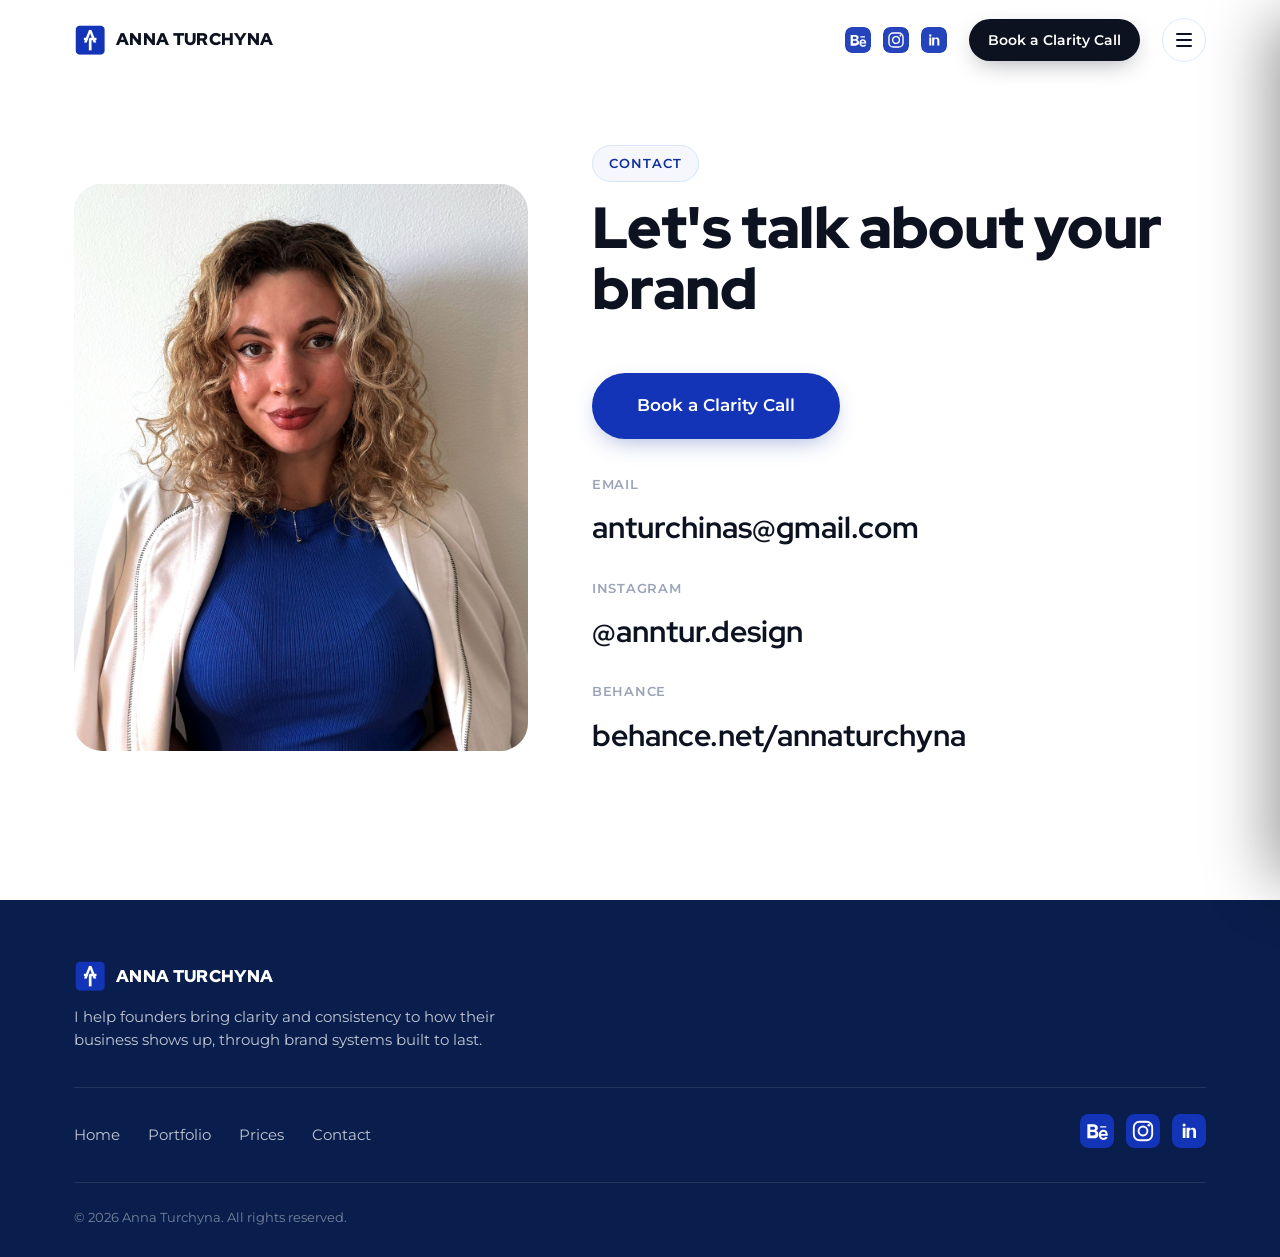
<file: contact.html>
<!DOCTYPE html>
<html lang="en">
<head>
<meta charset="UTF-8">
<meta name="viewport" content="width=device-width, initial-scale=1.0">
<title>Contact | Anna Turchyna</title>
<link rel="icon" href="favicon.ico" sizes="any">
<link rel="icon" type="image/png" sizes="32x32" href="images/favicon-32x32.png">
<link rel="icon" type="image/png" sizes="16x16" href="images/favicon-16x16.png">
<link rel="apple-touch-icon" sizes="180x180" href="images/favicon-180x180.png">
<link rel="stylesheet" href="css/style.css">
<script type="text/javascript">
    (function(c,l,a,r,i,t,y){
        c[a]=c[a]||function(){(c[a].q=c[a].q||[]).push(arguments)};
        t=l.createElement(r);t.async=1;t.src="https://www.clarity.ms/tag/"+i+"?ref=bwt";
        y=l.getElementsByTagName(r)[0];y.parentNode.insertBefore(t,y);
    })(window, document, "clarity", "script", "y3strxch6t");
</script>
</head>
<body>

<header class="site-header">
  <div class="container">
    <a href="index.html" class="logo">
      <span class="logo-mark"><img src="images/logo-mark.png" alt="Anna Turchyna logo"></span>
      ANNA TURCHYNA
    </a>
    <div class="header-actions">
      <div class="header-socials">
        <a href="https://www.behance.net/annaturchyna" target="_blank" rel="noopener" aria-label="Behance" title="Behance"><svg viewBox="0 0 24 24"><rect width="24" height="24" rx="6" fill="#1334b6"/><path d="M5.2 7.3h4.3c1.9 0 3.1.9 3.1 2.5 0 1.1-.6 1.8-1.5 2.1 1.2.3 1.9 1.2 1.9 2.5 0 1.8-1.4 2.8-3.4 2.8H5.2V7.3zm4 3.9c.9 0 1.4-.4 1.4-1.1 0-.7-.5-1.1-1.4-1.1H7.3v2.2h1.9zm.2 3.9c1 0 1.5-.4 1.5-1.2 0-.8-.6-1.2-1.5-1.2H7.3v2.4h2.1zM14.2 8.6h4.3v1H14.2v-1zm2.2 2.6c2 0 3.2 1.4 3.2 3.5 0 .2 0 .4 0 .6h-4.7c.1 1 .8 1.6 1.7 1.6.7 0 1.2-.3 1.5-.8l1.4.4c-.5 1.1-1.6 1.8-2.9 1.8-1.9 0-3.3-1.4-3.3-3.5 0-2.1 1.4-3.6 3.1-3.6zm-1.5 2.9h3.1c-.1-.9-.7-1.5-1.5-1.5-.8 0-1.4.6-1.6 1.5z" fill="#fff"/></svg></a>
        <a href="https://www.instagram.com/anntur.design/" target="_blank" rel="noopener" aria-label="Instagram" title="Instagram"><svg viewBox="0 0 24 24"><rect width="24" height="24" rx="6" fill="#1334b6"/><path d="M12 8.2a3.8 3.8 0 1 0 0 7.6 3.8 3.8 0 0 0 0-7.6zm0 6.27a2.47 2.47 0 1 1 0-4.94 2.47 2.47 0 0 1 0 4.94z" fill="#fff"/><circle cx="16.1" cy="7.9" r="0.9" fill="#fff"/><rect x="5.5" y="5.5" width="13" height="13" rx="4" stroke="#fff" stroke-width="1.3" fill="none"/></svg></a>
        <a href="https://www.linkedin.com/in/anntur/" target="_blank" rel="noopener" aria-label="LinkedIn" title="LinkedIn"><svg viewBox="0 0 24 24"><rect width="24" height="24" rx="6" fill="#1334b6"/><path d="M7.6 9.7h1.9v7.3H7.6V9.7zm.95-3a1.1 1.1 0 1 1 0 2.2 1.1 1.1 0 0 1 0-2.2zM10.9 9.7h1.83v1h.03c.26-.48.9-1 1.85-1 1.98 0 2.34 1.24 2.34 2.86v4.44h-1.9v-3.94c0-.94-.02-2.14-1.33-2.14-1.33 0-1.53 1-1.53 2.07v4.01h-1.9V9.7z" fill="#fff"/></svg></a>
      </div>
      <a href="https://cal.com/anntur/free30min" target="_blank" rel="noopener" class="btn btn-primary btn-sm">Book a Clarity Call</a>
      <button class="burger" aria-label="Open menu"><span></span><span></span><span></span></button>
    </div>
  </div>
</header>

<div class="nav-backdrop" data-nav-backdrop></div>
<div class="mobile-nav">
  <div class="top" style="justify-content:flex-end">
    <button class="close-btn" aria-label="Close menu">&times;</button>
  </div>
  <ul>
    <li><a href="index.html#services"><span class="nav-index">01</span><span class="nav-label">Services</span></a></li>
    <li><a href="portfolio.html"><span class="nav-index">02</span><span class="nav-label">Portfolio</span></a></li>
    <li><a href="pricing.html"><span class="nav-index">03</span><span class="nav-label">Prices</span></a></li>
    <li><a href="contact.html"><span class="nav-index">04</span><span class="nav-label">Contact</span></a></li>
  </ul>
  <div class="socials">
    <a href="https://www.behance.net/annaturchyna" target="_blank" rel="noopener" aria-label="Behance" title="Behance"><svg viewBox="0 0 24 24"><rect width="24" height="24" rx="6" fill="#1334b6"/><path d="M5.2 7.3h4.3c1.9 0 3.1.9 3.1 2.5 0 1.1-.6 1.8-1.5 2.1 1.2.3 1.9 1.2 1.9 2.5 0 1.8-1.4 2.8-3.4 2.8H5.2V7.3zm4 3.9c.9 0 1.4-.4 1.4-1.1 0-.7-.5-1.1-1.4-1.1H7.3v2.2h1.9zm.2 3.9c1 0 1.5-.4 1.5-1.2 0-.8-.6-1.2-1.5-1.2H7.3v2.4h2.1zM14.2 8.6h4.3v1H14.2v-1zm2.2 2.6c2 0 3.2 1.4 3.2 3.5 0 .2 0 .4 0 .6h-4.7c.1 1 .8 1.6 1.7 1.6.7 0 1.2-.3 1.5-.8l1.4.4c-.5 1.1-1.6 1.8-2.9 1.8-1.9 0-3.3-1.4-3.3-3.5 0-2.1 1.4-3.6 3.1-3.6zm-1.5 2.9h3.1c-.1-.9-.7-1.5-1.5-1.5-.8 0-1.4.6-1.6 1.5z" fill="#fff"/></svg></a>
    <a href="https://www.instagram.com/anntur.design/" target="_blank" rel="noopener" aria-label="Instagram" title="Instagram"><svg viewBox="0 0 24 24"><rect width="24" height="24" rx="6" fill="#1334b6"/><path d="M12 8.2a3.8 3.8 0 1 0 0 7.6 3.8 3.8 0 0 0 0-7.6zm0 6.27a2.47 2.47 0 1 1 0-4.94 2.47 2.47 0 0 1 0 4.94z" fill="#fff"/><circle cx="16.1" cy="7.9" r="0.9" fill="#fff"/><rect x="5.5" y="5.5" width="13" height="13" rx="4" stroke="#fff" stroke-width="1.3" fill="none"/></svg></a>
    <a href="https://www.linkedin.com/in/anntur/" target="_blank" rel="noopener" aria-label="LinkedIn" title="LinkedIn"><svg viewBox="0 0 24 24"><rect width="24" height="24" rx="6" fill="#1334b6"/><path d="M7.6 9.7h1.9v7.3H7.6V9.7zm.95-3a1.1 1.1 0 1 1 0 2.2 1.1 1.1 0 0 1 0-2.2zM10.9 9.7h1.83v1h.03c.26-.48.9-1 1.85-1 1.98 0 2.34 1.24 2.34 2.86v4.44h-1.9v-3.94c0-.94-.02-2.14-1.33-2.14-1.33 0-1.53 1-1.53 2.07v4.01h-1.9V9.7z" fill="#fff"/></svg></a>
  </div>
</div>

<section class="section-pad contact-hero">
  <div class="container">
    <div class="contact-layout">
      <div class="contact-photo reveal">
        <div class="contact-photo-placeholder"><img src="images/contact-photo.jpg" alt="Anna Turchyna"></div>
      </div>
      <div class="contact-info reveal">
        <span class="eyebrow">CONTACT</span>
        <h1>Let's talk about your brand</h1>

        <a href="https://cal.com/anntur/free30min" target="_blank" rel="noopener" class="btn btn-blue btn-cta" style="margin-top:24px">Book a Clarity Call</a>

        <div class="contact-direct">
          <div class="contact-direct-item">
            <span class="small-caps">Email</span>
            <a href="mailto:anturchinas@gmail.com" class="contact-link-big">anturchinas@gmail.com</a>
          </div>
          <div class="contact-direct-item">
            <span class="small-caps">Instagram</span>
            <a href="https://www.instagram.com/anntur.design/" target="_blank" rel="noopener" class="contact-link-big">@anntur.design</a>
          </div>
          <div class="contact-direct-item">
            <span class="small-caps">Behance</span>
            <a href="https://www.behance.net/annaturchyna" target="_blank" rel="noopener" class="contact-link-big">behance.net/annaturchyna</a>
          </div>
        </div>
      </div>
    </div>
  </div>
</section>

<footer class="site-footer">
  <div class="container">
    <div class="footer-top">
      <a href="index.html" class="logo" style="color:#fff">
        <span class="logo-mark"><img src="images/logo-mark.png" alt="Anna Turchyna logo"></span>
        ANNA TURCHYNA
      </a>
      <p>I help founders bring clarity and consistency to how their business shows up, through brand systems built to last.</p>
    </div>
    <div class="footer-nav-row">
      <ul class="footer-menu">
        <li><a href="index.html">Home</a></li>
        <li><a href="portfolio.html">Portfolio</a></li>
        <li><a href="pricing.html">Prices</a></li>
        <li><a href="contact.html">Contact</a></li>
      </ul>
      <div class="footer-socials">
        <a href="https://www.behance.net/annaturchyna" target="_blank" rel="noopener" aria-label="Behance" title="Behance"><svg viewBox="0 0 24 24"><rect width="24" height="24" rx="6" fill="#1334b6"/><path d="M5.2 7.3h4.3c1.9 0 3.1.9 3.1 2.5 0 1.1-.6 1.8-1.5 2.1 1.2.3 1.9 1.2 1.9 2.5 0 1.8-1.4 2.8-3.4 2.8H5.2V7.3zm4 3.9c.9 0 1.4-.4 1.4-1.1 0-.7-.5-1.1-1.4-1.1H7.3v2.2h1.9zm.2 3.9c1 0 1.5-.4 1.5-1.2 0-.8-.6-1.2-1.5-1.2H7.3v2.4h2.1zM14.2 8.6h4.3v1H14.2v-1zm2.2 2.6c2 0 3.2 1.4 3.2 3.5 0 .2 0 .4 0 .6h-4.7c.1 1 .8 1.6 1.7 1.6.7 0 1.2-.3 1.5-.8l1.4.4c-.5 1.1-1.6 1.8-2.9 1.8-1.9 0-3.3-1.4-3.3-3.5 0-2.1 1.4-3.6 3.1-3.6zm-1.5 2.9h3.1c-.1-.9-.7-1.5-1.5-1.5-.8 0-1.4.6-1.6 1.5z" fill="#fff"/></svg></a>
        <a href="https://www.instagram.com/anntur.design/" target="_blank" rel="noopener" aria-label="Instagram" title="Instagram"><svg viewBox="0 0 24 24"><rect width="24" height="24" rx="6" fill="#1334b6"/><path d="M12 8.2a3.8 3.8 0 1 0 0 7.6 3.8 3.8 0 0 0 0-7.6zm0 6.27a2.47 2.47 0 1 1 0-4.94 2.47 2.47 0 0 1 0 4.94z" fill="#fff"/><circle cx="16.1" cy="7.9" r="0.9" fill="#fff"/><rect x="5.5" y="5.5" width="13" height="13" rx="4" stroke="#fff" stroke-width="1.3" fill="none"/></svg></a>
        <a href="https://www.linkedin.com/in/anntur/" target="_blank" rel="noopener" aria-label="LinkedIn" title="LinkedIn"><svg viewBox="0 0 24 24"><rect width="24" height="24" rx="6" fill="#1334b6"/><path d="M7.6 9.7h1.9v7.3H7.6V9.7zm.95-3a1.1 1.1 0 1 1 0 2.2 1.1 1.1 0 0 1 0-2.2zM10.9 9.7h1.83v1h.03c.26-.48.9-1 1.85-1 1.98 0 2.34 1.24 2.34 2.86v4.44h-1.9v-3.94c0-.94-.02-2.14-1.33-2.14-1.33 0-1.53 1-1.53 2.07v4.01h-1.9V9.7z" fill="#fff"/></svg></a>
      </div>
    </div>
    <div class="footer-bottom">
      <span>© 2026 Anna Turchyna. All rights reserved.</span>
    </div>
  </div>
</footer>

<script src="js/main.js"></script>
</body>
</html>
</file>
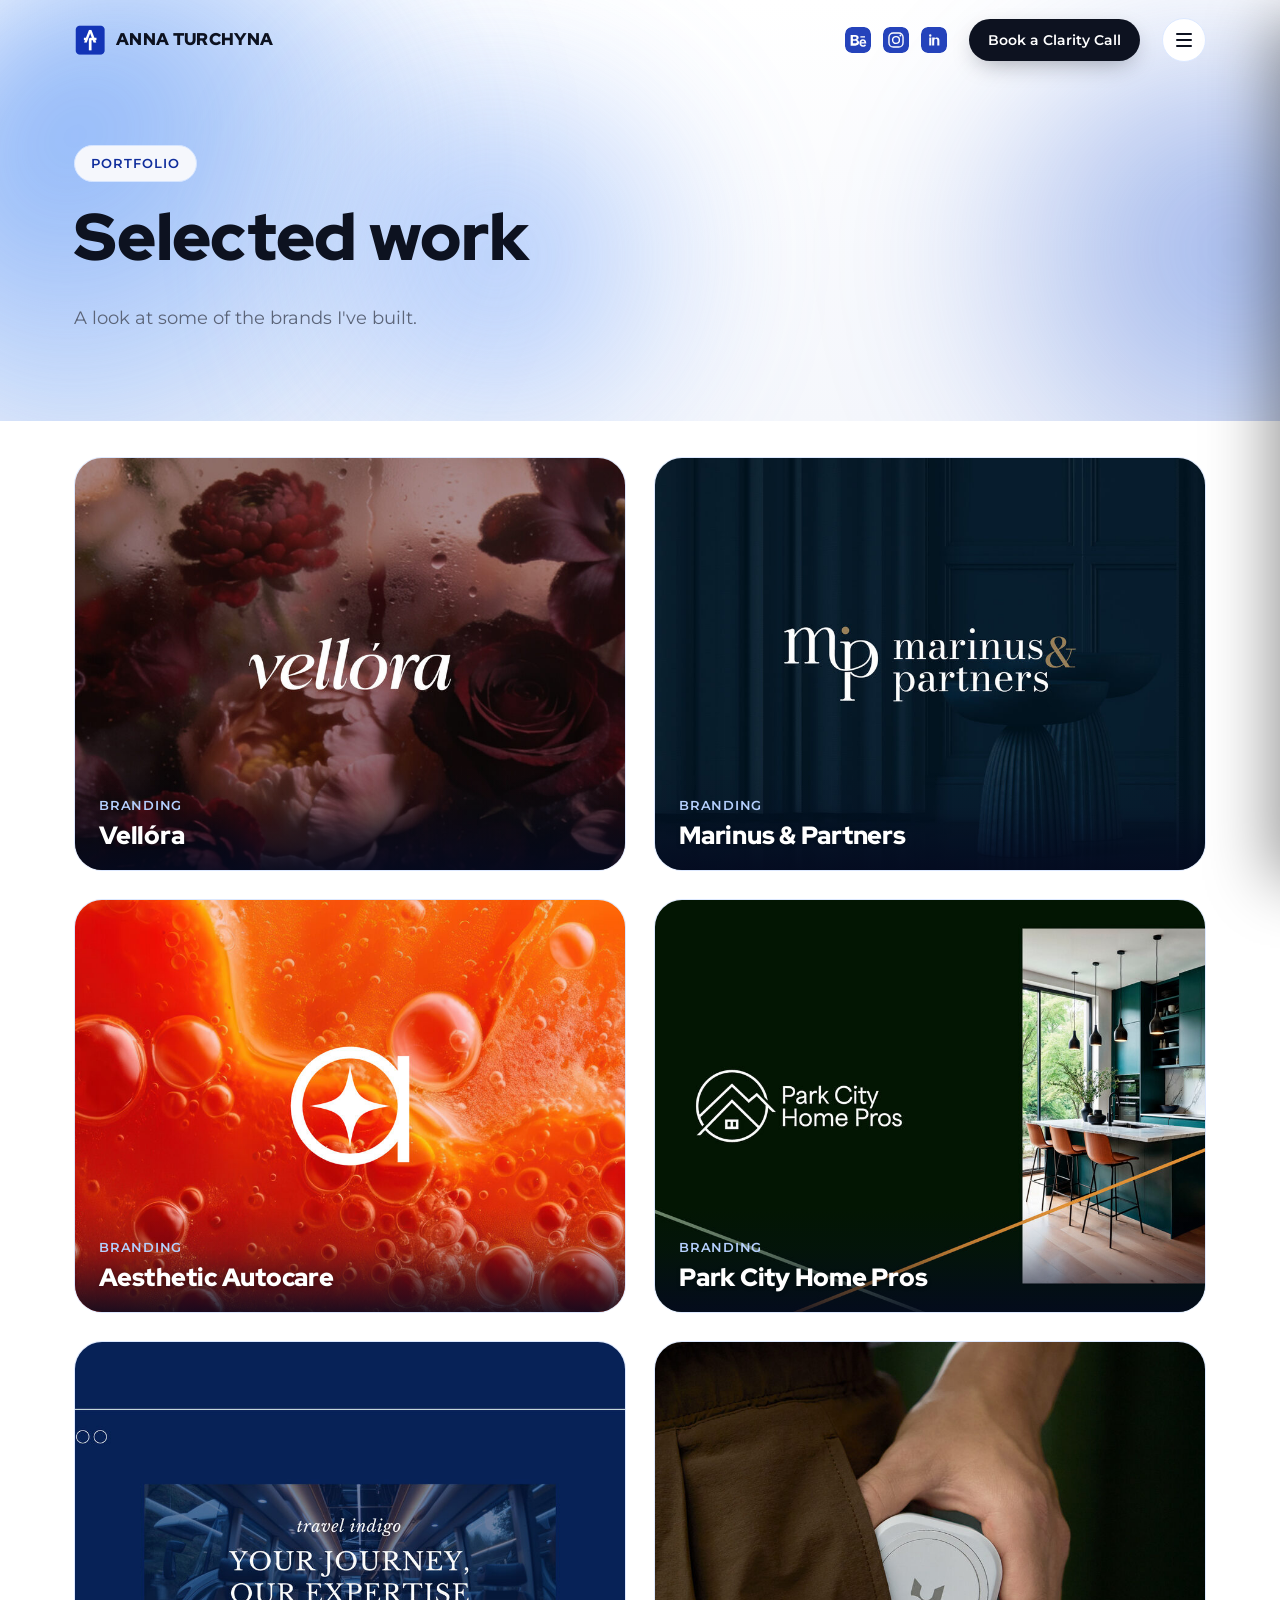
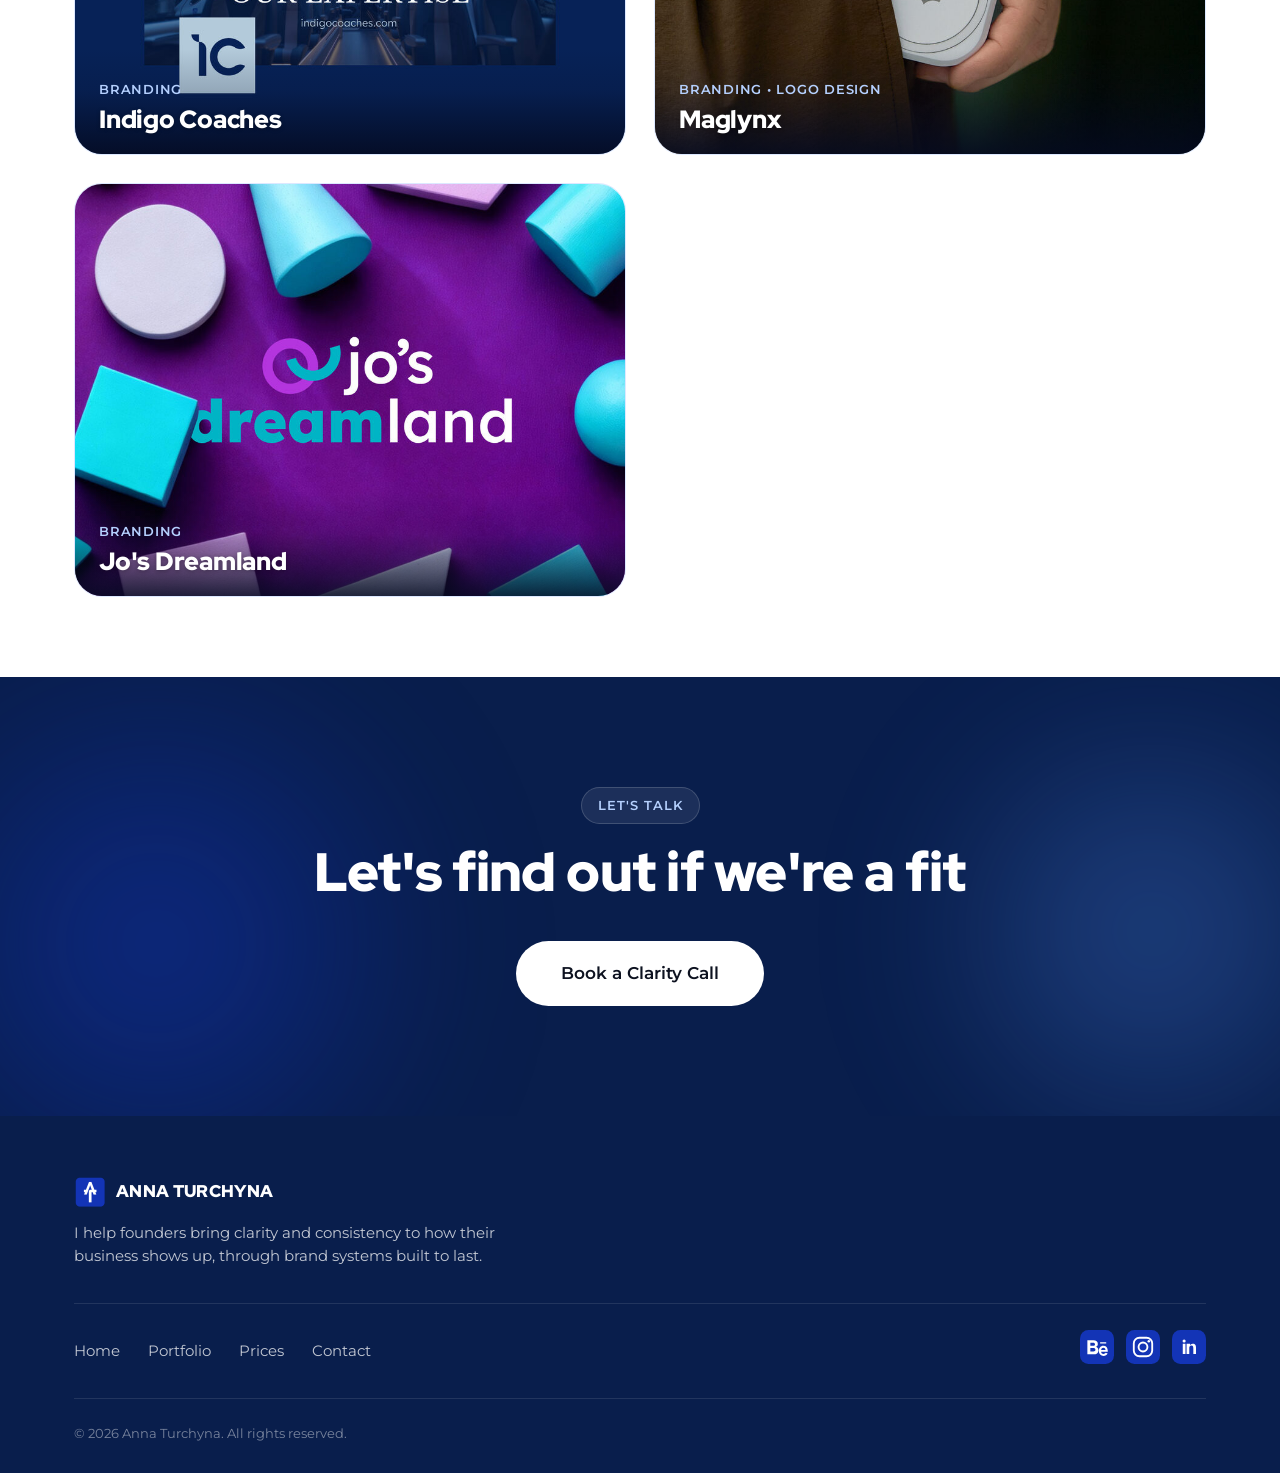
<file: portfolio.html>
<!DOCTYPE html>
<html lang="en">
<head>
<meta charset="UTF-8">
<meta name="viewport" content="width=device-width, initial-scale=1.0">
<title>Portfolio | Anna Turchyna</title>
<link rel="icon" href="favicon.ico" sizes="any">
<link rel="icon" type="image/png" sizes="32x32" href="images/favicon-32x32.png">
<link rel="icon" type="image/png" sizes="16x16" href="images/favicon-16x16.png">
<link rel="apple-touch-icon" sizes="180x180" href="images/favicon-180x180.png">
<link rel="stylesheet" href="css/style.css">
<script type="text/javascript">
    (function(c,l,a,r,i,t,y){
        c[a]=c[a]||function(){(c[a].q=c[a].q||[]).push(arguments)};
        t=l.createElement(r);t.async=1;t.src="https://www.clarity.ms/tag/"+i+"?ref=bwt";
        y=l.getElementsByTagName(r)[0];y.parentNode.insertBefore(t,y);
    })(window, document, "clarity", "script", "y3strxch6t");
</script>
</head>
<body>

<header class="site-header">
  <div class="container">
    <a href="index.html" class="logo">
      <span class="logo-mark"><img src="images/logo-mark.png" alt="Anna Turchyna logo"></span>
      ANNA TURCHYNA
    </a>
    <div class="header-actions">
      <div class="header-socials">
        <a href="https://www.behance.net/annaturchyna" target="_blank" rel="noopener" aria-label="Behance" title="Behance"><svg viewBox="0 0 24 24"><rect width="24" height="24" rx="6" fill="#1334b6"/><path d="M5.2 7.3h4.3c1.9 0 3.1.9 3.1 2.5 0 1.1-.6 1.8-1.5 2.1 1.2.3 1.9 1.2 1.9 2.5 0 1.8-1.4 2.8-3.4 2.8H5.2V7.3zm4 3.9c.9 0 1.4-.4 1.4-1.1 0-.7-.5-1.1-1.4-1.1H7.3v2.2h1.9zm.2 3.9c1 0 1.5-.4 1.5-1.2 0-.8-.6-1.2-1.5-1.2H7.3v2.4h2.1zM14.2 8.6h4.3v1H14.2v-1zm2.2 2.6c2 0 3.2 1.4 3.2 3.5 0 .2 0 .4 0 .6h-4.7c.1 1 .8 1.6 1.7 1.6.7 0 1.2-.3 1.5-.8l1.4.4c-.5 1.1-1.6 1.8-2.9 1.8-1.9 0-3.3-1.4-3.3-3.5 0-2.1 1.4-3.6 3.1-3.6zm-1.5 2.9h3.1c-.1-.9-.7-1.5-1.5-1.5-.8 0-1.4.6-1.6 1.5z" fill="#fff"/></svg></a>
        <a href="https://www.instagram.com/anntur.design/" target="_blank" rel="noopener" aria-label="Instagram" title="Instagram"><svg viewBox="0 0 24 24"><rect width="24" height="24" rx="6" fill="#1334b6"/><path d="M12 8.2a3.8 3.8 0 1 0 0 7.6 3.8 3.8 0 0 0 0-7.6zm0 6.27a2.47 2.47 0 1 1 0-4.94 2.47 2.47 0 0 1 0 4.94z" fill="#fff"/><circle cx="16.1" cy="7.9" r="0.9" fill="#fff"/><rect x="5.5" y="5.5" width="13" height="13" rx="4" stroke="#fff" stroke-width="1.3" fill="none"/></svg></a>
        <a href="https://www.linkedin.com/in/anntur/" target="_blank" rel="noopener" aria-label="LinkedIn" title="LinkedIn"><svg viewBox="0 0 24 24"><rect width="24" height="24" rx="6" fill="#1334b6"/><path d="M7.6 9.7h1.9v7.3H7.6V9.7zm.95-3a1.1 1.1 0 1 1 0 2.2 1.1 1.1 0 0 1 0-2.2zM10.9 9.7h1.83v1h.03c.26-.48.9-1 1.85-1 1.98 0 2.34 1.24 2.34 2.86v4.44h-1.9v-3.94c0-.94-.02-2.14-1.33-2.14-1.33 0-1.53 1-1.53 2.07v4.01h-1.9V9.7z" fill="#fff"/></svg></a>
      </div>
      <a href="https://cal.com/anntur/free30min" target="_blank" rel="noopener" class="btn btn-primary btn-sm">Book a Clarity Call</a>
      <button class="burger" aria-label="Open menu"><span></span><span></span><span></span></button>
    </div>
  </div>
</header>

<div class="nav-backdrop" data-nav-backdrop></div>
<div class="mobile-nav">
  <div class="top" style="justify-content:flex-end">
    <button class="close-btn" aria-label="Close menu">&times;</button>
  </div>
  <ul>
    <li><a href="index.html#services"><span class="nav-index">01</span><span class="nav-label">Services</span></a></li>
    <li><a href="portfolio.html"><span class="nav-index">02</span><span class="nav-label">Portfolio</span></a></li>
    <li><a href="pricing.html"><span class="nav-index">03</span><span class="nav-label">Prices</span></a></li>
    <li><a href="contact.html"><span class="nav-index">04</span><span class="nav-label">Contact</span></a></li>
  </ul>
  <div class="socials">
    <a href="https://www.behance.net/annaturchyna" target="_blank" rel="noopener" aria-label="Behance" title="Behance"><svg viewBox="0 0 24 24"><rect width="24" height="24" rx="6" fill="#1334b6"/><path d="M5.2 7.3h4.3c1.9 0 3.1.9 3.1 2.5 0 1.1-.6 1.8-1.5 2.1 1.2.3 1.9 1.2 1.9 2.5 0 1.8-1.4 2.8-3.4 2.8H5.2V7.3zm4 3.9c.9 0 1.4-.4 1.4-1.1 0-.7-.5-1.1-1.4-1.1H7.3v2.2h1.9zm.2 3.9c1 0 1.5-.4 1.5-1.2 0-.8-.6-1.2-1.5-1.2H7.3v2.4h2.1zM14.2 8.6h4.3v1H14.2v-1zm2.2 2.6c2 0 3.2 1.4 3.2 3.5 0 .2 0 .4 0 .6h-4.7c.1 1 .8 1.6 1.7 1.6.7 0 1.2-.3 1.5-.8l1.4.4c-.5 1.1-1.6 1.8-2.9 1.8-1.9 0-3.3-1.4-3.3-3.5 0-2.1 1.4-3.6 3.1-3.6zm-1.5 2.9h3.1c-.1-.9-.7-1.5-1.5-1.5-.8 0-1.4.6-1.6 1.5z" fill="#fff"/></svg></a>
    <a href="https://www.instagram.com/anntur.design/" target="_blank" rel="noopener" aria-label="Instagram" title="Instagram"><svg viewBox="0 0 24 24"><rect width="24" height="24" rx="6" fill="#1334b6"/><path d="M12 8.2a3.8 3.8 0 1 0 0 7.6 3.8 3.8 0 0 0 0-7.6zm0 6.27a2.47 2.47 0 1 1 0-4.94 2.47 2.47 0 0 1 0 4.94z" fill="#fff"/><circle cx="16.1" cy="7.9" r="0.9" fill="#fff"/><rect x="5.5" y="5.5" width="13" height="13" rx="4" stroke="#fff" stroke-width="1.3" fill="none"/></svg></a>
    <a href="https://www.linkedin.com/in/anntur/" target="_blank" rel="noopener" aria-label="LinkedIn" title="LinkedIn"><svg viewBox="0 0 24 24"><rect width="24" height="24" rx="6" fill="#1334b6"/><path d="M7.6 9.7h1.9v7.3H7.6V9.7zm.95-3a1.1 1.1 0 1 1 0 2.2 1.1 1.1 0 0 1 0-2.2zM10.9 9.7h1.83v1h.03c.26-.48.9-1 1.85-1 1.98 0 2.34 1.24 2.34 2.86v4.44h-1.9v-3.94c0-.94-.02-2.14-1.33-2.14-1.33 0-1.53 1-1.53 2.07v4.01h-1.9V9.7z" fill="#fff"/></svg></a>
  </div>
</div>

<section class="page-hero">
  <div class="mesh light"><div class="blob"></div><div class="blob"></div><div class="blob"></div></div>
  <div class="container">
    <span class="eyebrow reveal">PORTFOLIO</span>
    <h1 class="reveal">Selected work</h1>
    <p class="lead reveal">A look at some of the brands I've built.</p>
  </div>
</section>

<section class="section-pad tight" style="padding-top:36px">
  <div class="container">
    <div class="portfolio-grid" id="portfolio-grid"></div>
  </div>
</section>

<section class="section-pad cta-section">
  <div class="mesh dark"><div class="blob"></div><div class="blob"></div></div>
  <div class="container">
    <div class="cta-head reveal">
      <span class="eyebrow on-dark">LET'S TALK</span>
      <h2 style="margin-top:20px">Let's find out if we're a fit</h2>
    </div>
    <div class="cta-action reveal">
      <a href="https://cal.com/anntur/free30min" target="_blank" rel="noopener" class="btn btn-light btn-cta">Book a Clarity Call</a>
    </div>
  </div>
</section>

<footer class="site-footer">
  <div class="container">
    <div class="footer-top">
      <a href="index.html" class="logo" style="color:#fff">
        <span class="logo-mark"><img src="images/logo-mark.png" alt="Anna Turchyna logo"></span>
        ANNA TURCHYNA
      </a>
      <p>I help founders bring clarity and consistency to how their business shows up, through brand systems built to last.</p>
    </div>
    <div class="footer-nav-row">
      <ul class="footer-menu">
        <li><a href="index.html">Home</a></li>
        <li><a href="portfolio.html">Portfolio</a></li>
        <li><a href="pricing.html">Prices</a></li>
        <li><a href="contact.html">Contact</a></li>
      </ul>
      <div class="footer-socials">
        <a href="https://www.behance.net/annaturchyna" target="_blank" rel="noopener" aria-label="Behance" title="Behance"><svg viewBox="0 0 24 24"><rect width="24" height="24" rx="6" fill="#1334b6"/><path d="M5.2 7.3h4.3c1.9 0 3.1.9 3.1 2.5 0 1.1-.6 1.8-1.5 2.1 1.2.3 1.9 1.2 1.9 2.5 0 1.8-1.4 2.8-3.4 2.8H5.2V7.3zm4 3.9c.9 0 1.4-.4 1.4-1.1 0-.7-.5-1.1-1.4-1.1H7.3v2.2h1.9zm.2 3.9c1 0 1.5-.4 1.5-1.2 0-.8-.6-1.2-1.5-1.2H7.3v2.4h2.1zM14.2 8.6h4.3v1H14.2v-1zm2.2 2.6c2 0 3.2 1.4 3.2 3.5 0 .2 0 .4 0 .6h-4.7c.1 1 .8 1.6 1.7 1.6.7 0 1.2-.3 1.5-.8l1.4.4c-.5 1.1-1.6 1.8-2.9 1.8-1.9 0-3.3-1.4-3.3-3.5 0-2.1 1.4-3.6 3.1-3.6zm-1.5 2.9h3.1c-.1-.9-.7-1.5-1.5-1.5-.8 0-1.4.6-1.6 1.5z" fill="#fff"/></svg></a>
        <a href="https://www.instagram.com/anntur.design/" target="_blank" rel="noopener" aria-label="Instagram" title="Instagram"><svg viewBox="0 0 24 24"><rect width="24" height="24" rx="6" fill="#1334b6"/><path d="M12 8.2a3.8 3.8 0 1 0 0 7.6 3.8 3.8 0 0 0 0-7.6zm0 6.27a2.47 2.47 0 1 1 0-4.94 2.47 2.47 0 0 1 0 4.94z" fill="#fff"/><circle cx="16.1" cy="7.9" r="0.9" fill="#fff"/><rect x="5.5" y="5.5" width="13" height="13" rx="4" stroke="#fff" stroke-width="1.3" fill="none"/></svg></a>
        <a href="https://www.linkedin.com/in/anntur/" target="_blank" rel="noopener" aria-label="LinkedIn" title="LinkedIn"><svg viewBox="0 0 24 24"><rect width="24" height="24" rx="6" fill="#1334b6"/><path d="M7.6 9.7h1.9v7.3H7.6V9.7zm.95-3a1.1 1.1 0 1 1 0 2.2 1.1 1.1 0 0 1 0-2.2zM10.9 9.7h1.83v1h.03c.26-.48.9-1 1.85-1 1.98 0 2.34 1.24 2.34 2.86v4.44h-1.9v-3.94c0-.94-.02-2.14-1.33-2.14-1.33 0-1.53 1-1.53 2.07v4.01h-1.9V9.7z" fill="#fff"/></svg></a>
      </div>
    </div>
    <div class="footer-bottom">
      <span>© 2026 Anna Turchyna. All rights reserved.</span>
    </div>
  </div>
</footer>

<script>
  const CASES = [
    ["vellora", "Vellóra", "Branding", "images/portfolio/vellora.jpg"],
    ["marinus-partners", "Marinus & Partners", "Branding", "images/portfolio/marinus-partners.jpg"],
    ["aesthetic-autocare", "Aesthetic Autocare", "Branding", "images/portfolio/aesthetic-autocare.jpg"],
    ["park-city-home-pros", "Park City Home Pros", "Branding", "images/portfolio/park-city-home-pros.jpg"],
    ["indigo-coaches", "Indigo Coaches", "Branding", "images/portfolio/indigo-coaches.jpg"],
    ["maglynx", "Maglynx", "Branding • Logo design", "images/portfolio/maglynx.jpg"],
    ["jos-dreamland", "Jo's Dreamland", "Branding", "images/portfolio/jos-dreamland.jpg"],
  ];
  const grid = document.getElementById('portfolio-grid');
  grid.innerHTML = CASES.map(([slug, name, tags, img], i) => `
    <a class="portfolio-card reveal" style="--i:${i}" href="project.html?slug=${slug}">
      <div class="project-image">
        <img src="${img}" alt="${name} brand identity" loading="lazy">
        <div class="project-cover-info"><span class="tag">${tags}</span><h3>${name}</h3></div>
      </div>
    </a>
  `).join('');
</script>
<script src="js/main.js"></script>
</body>
</html>
</file>
<file: css/style.css>
/* ===========================================================
   Anna Turchyna, Brand Identity Designer
   Design tokens + base styles
   =========================================================== */

@import url('https://fonts.googleapis.com/css2?family=Red+Hat+Display:wght@400;500;600;700;800;900&family=Montserrat:wght@400;500;600;700;800&display=swap');

:root{
  /* --- color tokens: light background, blue accent scale --- */
  --c-bg:            #ffffff;
  --c-bg-soft:       #f5f7fc;
  --c-bg-soft-2:     #e9f0ff;
  --c-line:          #dce8ff;
  --c-ink:           #0d1220;
  --c-ink-soft:      #5b6478;
  --c-ink-faint:     #9aa3b8;

  --c-blue-950:      #091e4c;
  --c-blue-900:      #0c2466;
  --c-blue-800:      #0e2981;
  --c-blue-700:      #102e9c;
  --c-blue-600:      #1334b6;
  --c-blue-500:      #3262d6;
  --c-blue-400:      #518ff5;
  --c-blue-300:      #8bb3fb;
  --c-blue-200:      #b5d0fe;
  --c-blue-100:      #d6e5ff;
  --c-blue-50:       #f5f7fc;

  --c-white:         #ffffff;

  --c-accent:        var(--c-blue-600);
  --c-accent-soft:   var(--c-blue-100);

  /* --- type --- */
  --font-display: 'Red Hat Display', 'Clash Display', 'Montserrat', system-ui, sans-serif;
  --font-body:    'Montserrat', 'General Sans', system-ui, sans-serif;

  /* --- shape --- */
  --radius-sm: 10px;
  --radius-md: 18px;
  --radius-lg: 28px;
  --radius-pill: 999px;

  /* --- layout --- */
  --container: 1180px;
  --gap: clamp(20px, 4vw, 48px);

  --ease: cubic-bezier(.16,.8,.24,1);
}

*, *::before, *::after{ box-sizing: border-box; }
html{ scroll-behavior: smooth; }
body{
  margin:0;
  background: var(--c-bg);
  color: var(--c-ink);
  font-family: var(--font-body);
  font-size: 16px;
  line-height: 1.55;
  -webkit-font-smoothing: antialiased;
  overflow-x: hidden;
}
img{ max-width:100%; display:block; }
a{ color:inherit; text-decoration:none; }
button{ font-family:inherit; cursor:pointer; }
ul{ list-style:none; margin:0; padding:0; }
h1,h2,h3,h4{
  font-family: var(--font-display);
  font-weight: 900;
  line-height: 1.05;
  margin: 0 0 .5em;
  letter-spacing: -0.01em;
}

.container{
  width: 100%;
  max-width: var(--container);
  margin: 0 auto;
  padding: 0 24px;
}

section{ position: relative; }

/* ---------- reveal-on-scroll ---------- */
.reveal{
  opacity: 0;
  transform: translateY(28px);
  transition: opacity .8s var(--ease), transform .8s var(--ease);
}
.reveal.is-visible{ opacity:1; transform:none; }
.reveal-stagger > *{ transition-delay: calc(var(--i, 0) * 90ms); }

/* ---------- eyebrow pill ---------- */
.eyebrow{
  display:inline-flex;
  align-items:center;
  gap:8px;
  padding: 8px 16px;
  border-radius: var(--radius-pill);
  background: var(--c-blue-50);
  border: 1px solid var(--c-blue-100);
  color: var(--c-blue-700);
  font-size: 12.5px;
  font-weight: 600;
  letter-spacing: .08em;
  text-transform: uppercase;
}
.eyebrow.on-dark{
  background: rgba(255,255,255,.08);
  border-color: rgba(255,255,255,.16);
  color: var(--c-blue-200);
}

/* ---------- buttons ---------- */
.btn{
  display:inline-flex;
  align-items:center;
  justify-content:center;
  gap:8px;
  padding: 15px 28px;
  border-radius: var(--radius-pill);
  font-weight: 600;
  font-size: 15px;
  border: 1px solid transparent;
  transition: transform .35s var(--ease), box-shadow .35s var(--ease), background .35s var(--ease), color .35s var(--ease);
  white-space: nowrap;
}
.btn:hover{ transform: translateY(-2px); }
.btn-primary{
  background: var(--c-ink);
  color: var(--c-white);
  box-shadow: 0 8px 24px -8px rgba(13,18,32,.4);
}
.btn-primary:hover{ background: var(--c-blue-700); box-shadow: 0 12px 30px -8px rgba(33,64,163,.5); }
.btn-secondary{
  background: transparent;
  color: var(--c-ink);
  border-color: var(--c-line);
}
.btn-secondary:hover{ border-color: var(--c-ink); }
.btn-light{
  background: var(--c-white);
  color: var(--c-ink);
}
.btn-on-dark{
  background: rgba(255,255,255,.08);
  color: var(--c-white);
  border-color: rgba(255,255,255,.2);
}
.btn-on-dark:hover{ background: rgba(255,255,255,.16); }
.btn-blue{
  background: var(--c-blue-600);
  color: var(--c-white);
  box-shadow: 0 8px 24px -8px rgba(33,64,163,.45);
}
.btn-blue:hover{ background: var(--c-blue-700); box-shadow: 0 12px 30px -8px rgba(33,64,163,.5); }
.btn-block{ width:100%; }
.btn-sm{ padding: 10px 18px; font-size: 13.5px; }

.ctrl-btn{
  width: 48px; height:48px;
  border-radius: 50%;
  border: 1px solid var(--c-line);
  background: var(--c-white);
  display:flex; align-items:center; justify-content:center;
  transition: background .25s var(--ease), border-color .25s var(--ease), transform .2s var(--ease);
  flex: none;
}
.ctrl-btn:hover{ border-color: var(--c-accent); transform: translateY(-2px); }
.ctrl-btn svg{ width:18px; height:18px; }
.ctrl-btn.on-dark{ border-color: rgba(255,255,255,.2); color:#fff; background: rgba(255,255,255,.05); }

/* ===========================================================
   HEADER
   =========================================================== */
.site-header{
  position: fixed; top:0; left:0; right:0; z-index: 100;
  padding: 18px 0;
  transition: background .3s var(--ease), box-shadow .3s var(--ease), padding .3s var(--ease);
}
.site-header.scrolled{
  background: rgba(255,255,255,.82);
  backdrop-filter: blur(14px);
  box-shadow: 0 1px 0 var(--c-line);
  padding: 12px 0;
}
.site-header .container{ display:flex; align-items:center; justify-content:space-between; }

.logo{ display:flex; align-items:center; gap:10px; font-family: var(--font-display); font-weight:900; letter-spacing:.02em; font-size:16.5px; }
.logo .logo-mark{
  width: 32px; height:32px;
  display:flex; align-items:center; justify-content:center;
  border-radius: 8px;
  overflow:hidden;
  flex:none;
}
.logo .logo-mark img{ width:100%; height:100%; object-fit:cover; display:block; }

.header-actions{ display:flex; align-items:center; gap:22px; }
.header-socials{ display:flex; align-items:center; gap:12px; }
.header-socials a{ display:flex; transition: transform .2s, opacity .2s; opacity:.92; }
.header-socials a:hover{ opacity:1; transform: translateY(-2px); }
.header-socials svg{ width:26px; height:26px; border-radius:7px; }

.burger{
  width:44px; height:44px; border:1px solid var(--c-line); border-radius:50%;
  background: var(--c-white); display:flex; align-items:center; justify-content:center;
  flex-direction:column; gap:4px; flex:none;
}
.burger span{ width:16px; height:2px; background: var(--c-ink); border-radius:2px; }

@media (max-width: 640px){
  .header-socials{ display:none; }
}
@media (max-width: 480px){
  .header-actions .btn{ display:none; }
}

/* ---------- side drawer menu ---------- */
.nav-backdrop{
  position: fixed; inset:0; z-index: 190;
  background: rgba(6,11,31,.55);
  opacity:0; pointer-events:none;
  transition: opacity .4s var(--ease);
}
.nav-backdrop.open{ opacity:1; pointer-events:auto; }

.mobile-nav{
  position: fixed; top:0; right:0; bottom:0; z-index: 200;
  width: min(420px, 88vw);
  background: var(--c-blue-950);
  display:flex; flex-direction:column;
  padding: 28px 24px;
  transform: translateX(100%);
  transition: transform .5s var(--ease);
  box-shadow: -30px 0 60px -20px rgba(0,0,0,.4);
}
.mobile-nav.open{ transform: translateX(0); }
.mobile-nav .top{ display:flex; align-items:center; justify-content:space-between; }
.mobile-nav .close-btn{ width:44px; height:44px; border-radius:50%; border:1px solid rgba(255,255,255,.2); color:#fff; background:transparent; display:flex; align-items:center; justify-content:center; flex:none; }
.mobile-nav ul{ margin-top: 56px; display:flex; flex-direction:column; gap: 0; }
.mobile-nav a{
  font-family: var(--font-display); font-weight:500; font-size: 30px; letter-spacing:-0.01em;
  color:#fff; padding: 16px 0; display:flex; align-items:baseline; gap:18px;
  transition: opacity .25s var(--ease), transform .25s var(--ease);
}
.mobile-nav a:hover{ opacity:.65; transform: translateX(4px); }
.mobile-nav .nav-index{
  font-family: var(--font-body); font-weight:500; font-size:13px;
  color: rgba(255,255,255,.4); letter-spacing:.04em; flex:none;
}
.mobile-nav .socials{ margin-top:auto; display:flex; align-items:center; gap:14px; }
.mobile-nav .socials a{ display:flex; padding:0; transition: transform .2s, opacity .2s; opacity:.92; }
.mobile-nav .socials a:hover{ opacity:1; transform: translateY(-2px); }
.mobile-nav .socials svg{ width:28px; height:28px; border-radius:8px; }

/* ===========================================================
   MESH GRADIENT BACKGROUND (hero + dark sections)
   =========================================================== */
.mesh{
  position:absolute; inset:0; overflow:hidden; z-index:0;
  pointer-events:none;
}
.mesh .blob{
  position:absolute;
  border-radius:50%;
  filter: blur(70px);
  opacity:.55;
  will-change: transform;
}
.mesh.light .blob:nth-child(1){ width:52vw; height:52vw; max-width:640px; max-height:640px; top:-16%; left:-10%; background: radial-gradient(circle at 30% 30%, var(--c-blue-400), transparent 70%); opacity:.7; animation: float1 22s ease-in-out infinite; }
.mesh.light .blob:nth-child(2){ width:44vw; height:44vw; max-width:560px; max-height:560px; top:6%; right:-14%; background: radial-gradient(circle at 60% 40%, var(--c-blue-500), transparent 70%); opacity:.5; animation: float2 26s ease-in-out infinite; }
.mesh.light .blob:nth-child(3){ width:38vw; height:38vw; max-width:480px; max-height:480px; bottom:-18%; left:20%; background: radial-gradient(circle at 50% 50%, var(--c-blue-300), transparent 70%); opacity:.75; animation: float3 30s ease-in-out infinite; }

/* ---------- active mesh: a livelier, more "alive" version used only on
   the homepage hero. The idle float keyframes are switched off (JS drives
   every frame instead) and each blob gets its own drift rhythm plus a
   noticeably stronger, individually-angled pull toward the cursor, so the
   gradient reads as a chaotic living field rather than three shapes
   politely chasing the pointer in lockstep. Two extra blobs (a small,
   sharper "hot" core and a large ambient wash) add density so blobs
   overlap and blend instead of reading as separate circles. ---------- */
.mesh.active .blob{ opacity:.8; filter: blur(62px); }
/* only switch off the idle keyframe once JS actually takes over (fine
   pointer + motion allowed); touch/reduced-motion visitors keep the
   plain idle float animation as a graceful fallback */
.mesh.active.js-driven .blob{ animation:none !important; }
.mesh.active .blob:nth-child(1){ opacity:.85; }
.mesh.active .blob:nth-child(3){ opacity:.9; }
.mesh.light.active .blob:nth-child(4){
  width:24vw; height:24vw; max-width:320px; max-height:320px;
  top:32%; left:42%;
  background: radial-gradient(circle at 45% 45%, var(--c-blue-600), transparent 68%);
  opacity:.55; filter: blur(48px);
}
.mesh.light.active .blob:nth-child(5){
  width:58vw; height:58vw; max-width:700px; max-height:700px;
  top:14%; left:8%;
  background: radial-gradient(circle at 50% 50%, var(--c-blue-200), transparent 72%);
  opacity:.5; filter: blur(80px);
}

.mesh.dark .blob:nth-child(1){ width:50vw; height:50vw; max-width:620px; max-height:620px; top:-10%; left:-12%; background: radial-gradient(circle, var(--c-blue-600), transparent 70%); opacity:.55; animation: float1 24s ease-in-out infinite; }
.mesh.dark .blob:nth-child(2){ width:40vw; height:40vw; max-width:520px; max-height:520px; bottom:-16%; right:-10%; background: radial-gradient(circle, var(--c-blue-400), transparent 70%); opacity:.35; animation: float2 28s ease-in-out infinite; }

@keyframes float1{
  0%,100%{ transform: translate(0,0) scale(1); }
  33%{ transform: translate(4%, 6%) scale(1.08); }
  66%{ transform: translate(-3%, 3%) scale(0.96); }
}
@keyframes float2{
  0%,100%{ transform: translate(0,0) scale(1); }
  50%{ transform: translate(-6%, -4%) scale(1.1); }
}
@keyframes float3{
  0%,100%{ transform: translate(0,0) scale(1); }
  50%{ transform: translate(5%, -6%) scale(1.05); }
}

@media (prefers-reduced-motion: reduce){
  .mesh .blob{ animation: none !important; }
  .reveal{ transition: none; opacity:1; transform:none; }
  .case-img{ transition: none; opacity:1; transform:none; }
}

/* ===========================================================
   HERO
   =========================================================== */
.hero{
  min-height: 100vh;
  display:flex; align-items:center;
  padding: 160px 0 100px;
  background: linear-gradient(180deg, var(--c-white) 0%, var(--c-bg-soft) 100%);
  text-align: center;
  overflow: hidden;
}
.hero .container{ position:relative; z-index:1; }
.hero-inner{ max-width: 880px; margin: 0 auto; display:flex; flex-direction:column; align-items:center; }
.hero h1{
  font-size: clamp(40px, 6.4vw, 84px);
  color: var(--c-ink);
  margin-top: 22px;
  margin-bottom: 26px;
}
.hero h1{ min-height: 2.15em; }
.hero h1 .accent{
  color: var(--c-blue-600);
  display: inline-block;
  transition: opacity .45s ease, filter .45s ease, transform .45s ease;
  filter: blur(0);
}
.hero h1 .accent.is-swapping{ opacity:0; filter: blur(10px); transform: translateY(8px); }
@media (prefers-reduced-motion: reduce){
  .hero h1{ min-height: 0; }
  .hero h1 .accent{ transition:none; }
}
.hero p.lead{
  font-size: clamp(17px, 2vw, 21px);
  color: var(--c-ink-soft);
  max-width: 620px;
  margin: 0 auto 40px;
}
.hero-actions{ display:flex; gap:16px; flex-wrap:wrap; justify-content:center; }

@media (max-width:640px){
  .hero{ min-height:0; padding:120px 0 64px; }
  .hero h1{ margin-top:18px; margin-bottom:18px; }
  .hero p.lead{ margin-bottom:28px; }
}

/* ---------- hero interactive background (mouse "wow" effect, no cursor-tracked glow) ---------- */
.hero .mesh{ transition: transform .1s linear, filter .5s ease; will-change: transform; }
@media (hover:hover) and (pointer:fine){
  .hero:hover .mesh{ filter: saturate(1.35) brightness(1.08); }
}
@media (prefers-reduced-motion: reduce){
  .hero .mesh{ transform:none !important; transition:none; }
}

/* ===========================================================
   SECTION HEADERS
   =========================================================== */
.section-head{
  display:flex; justify-content:space-between; align-items:center; gap:24px;
  margin-bottom: 48px; flex-wrap: wrap;
}
.section-head h2{ font-size: clamp(28px, 4vw, 46px); max-width: 640px; }
.section-pad{ padding: 110px 0; }
.section-pad.tight{ padding: 80px 0; }
.on-dark{ color:#fff; }
.on-dark .section-head h2{ color:#fff; }

/* ===========================================================
   FEATURED PROJECTS
   =========================================================== */
.projects-frame{ position:relative; }
.project-slide{ display:none; }
.project-slide.active{ display:block; }
.project-image{
  border-radius: var(--radius-lg);
  overflow:hidden;
  aspect-ratio: 16/9;
  background: var(--c-bg-soft-2);
  border: 1px solid var(--c-line);
  position:relative;
}
.project-image .ph-cross{
  position:absolute; inset:0;
  background:
    linear-gradient(135deg, transparent 48%, var(--c-line) 49%, var(--c-line) 51%, transparent 52%),
    linear-gradient(45deg, transparent 48%, var(--c-line) 49%, var(--c-line) 51%, transparent 52%);
}
.project-image .ph-label{
  position:absolute; inset:0; display:flex; align-items:center; justify-content:center;
  font-family: var(--font-display); color: var(--c-ink-faint); font-size:15px; letter-spacing:.04em;
}
.project-image img{ width:100%; height:100%; object-fit:cover; display:block; }
/* project name lives directly on the cover image (not a separate label
   underneath), so it always reads as "this is the name of this project" */
.project-cover-info{
  position:absolute; left:0; right:0; bottom:0;
  padding: 28px 24px 20px;
  background: linear-gradient(180deg, transparent 0%, rgba(6,14,40,.18) 40%, rgba(4,10,32,.86) 100%);
  pointer-events:none;
}
.project-cover-info .tag{
  display:inline-block; font-size:12.5px; font-weight:600; letter-spacing:.06em; text-transform:uppercase;
  color: var(--c-blue-200); margin-bottom:8px;
}
.project-cover-info h3{ font-size: clamp(19px, 2.2vw, 25px); margin:0; color:#fff; text-shadow: 0 1px 4px rgba(0,0,0,.3); }
.projects-nav{ display:flex; gap:14px; margin-top:28px; }

/* ===========================================================
   ABOUT
   =========================================================== */
.about-statement{
  font-family: var(--font-display);
  font-size: clamp(26px, 4vw, 44px);
  line-height:1.25;
  max-width: 920px;
  margin: 0 0 28px;
}
.about-statement:last-child{ margin-bottom:0; }
.about-statement .dim{ color: var(--c-ink-faint); }
.about-statement.accent{ color: var(--c-blue-600); }

/* ===========================================================
   SERVICES (sticky stack)
   =========================================================== */
.services-stack{ position:relative; }
.service-panel{
  position: sticky;
  top: 90px;
  border-radius: var(--radius-lg);
  padding: clamp(32px, 5vw, 64px);
  min-height: 420px;
  display:flex; flex-direction:column; justify-content:space-between;
  margin-bottom: 24px;
  color:#fff;
  overflow:hidden;
  box-shadow: 0 30px 60px -30px rgba(10,20,60,.35);
}
.service-panel .icon-blob{
  position:absolute; top: -8%; right: -6%;
  width: 260px; height:260px; border-radius:50%;
  filter: blur(2px);
}
.service-panel .icon-illustration{
  position:absolute; top: -13%; right: -10%;
  width: 500px; height:500px;
  object-fit: contain;
  filter: drop-shadow(0 25px 40px rgba(4,10,35,.45));
  pointer-events: none;
}
@media (max-width:760px){
  .service-panel .icon-illustration{ width:230px; height:230px; top:-9%; right:-9%; }
}
.service-panel .panel-top{ position:relative; z-index:1; }
.service-panel .panel-tags{ display:flex; flex-wrap:wrap; gap:10px; margin: 20px 0 22px; }
.service-panel .panel-tags span{
  padding: 7px 14px; border-radius: var(--radius-pill);
  border: 1px solid rgba(255,255,255,.35);
  font-size: 13px;
}
.service-panel h3{ font-size: clamp(30px, 4vw, 48px); margin-bottom: 0; }
.service-panel p{ max-width: 560px; font-size: 16.5px; opacity:.92; position:relative; z-index:1; }
.service-panel .panel-bottom{ position:relative; z-index:1; margin-top: 28px; }

.service-panel.strategy{ background: linear-gradient(150deg, var(--c-blue-700), var(--c-blue-900)); }
.service-panel.branding{ background: linear-gradient(150deg, var(--c-blue-600), var(--c-blue-800)); }
.service-panel.partnership{ background: linear-gradient(150deg, var(--c-blue-900), var(--c-blue-950)); }

/* ===========================================================
   NUMBERS
   =========================================================== */
.numbers-grid{
  display:grid; grid-template-columns: repeat(3, 1fr); gap: var(--gap);
}
.number-tile{ border-top: 1px solid var(--c-line); padding-top: 24px; }
.number-tile .dot{ width:9px; height:9px; border-radius:50%; background: var(--c-blue-500); display:inline-block; margin-bottom:14px; }
.number-tile .num{ font-family: var(--font-display); font-weight:900; font-size: clamp(44px, 6vw, 76px); color: var(--c-ink); }
.number-tile .label{ color: var(--c-ink-soft); font-size:15px; }
@media (max-width: 720px){ .numbers-grid{ grid-template-columns: 1fr; } }

/* ===========================================================
   FEATURED PROJECTS - moving marquee of smaller preview cards
   =========================================================== */
.marquee{
  overflow: hidden;
  width: 100%;
  margin-top: 40px;
  -webkit-mask-image: linear-gradient(90deg, transparent, black 6%, black 94%, transparent);
  mask-image: linear-gradient(90deg, transparent, black 6%, black 94%, transparent);
}
.marquee.no-fade{ -webkit-mask-image:none; mask-image:none; }
.marquee-track{
  display:flex;
  gap: 24px;
  width: max-content;
  animation: marquee-scroll 34s linear infinite;
}
.marquee:hover .marquee-track{ animation-play-state: paused; }
@keyframes marquee-scroll{
  from{ transform: translateX(0); }
  to{ transform: translateX(-50%); }
}
.marquee-card{
  flex: 0 0 clamp(320px, 44vw, 640px);
  display:block; color:inherit; text-decoration:none;
}
.marquee-card .project-image{ aspect-ratio: 4/3; transition: transform .35s var(--ease); }
.marquee-card:hover .project-image{ transform: translateY(-4px); }

@media (prefers-reduced-motion: reduce){
  .marquee-track{ animation: none; overflow-x: auto; }
}

/* On narrow screens the auto-scrolling marquee just shows random half-cut
   cards with no way to touch-control it, which reads as broken. On mobile
   it becomes a proper one-at-a-time carousel instead: one full-width card
   per "page", snapping precisely (mandatory, not proximity), swiped by hand. */
.marquee-wrap{ position:relative; }
@media (max-width:760px){
  .marquee{ overflow-x:auto; -webkit-overflow-scrolling:touch; }
  /* the base rule sets width:max-content so desktop's translateX(-50%) loop
     measures correctly; that makes a percentage flex-basis on the cards
     ambiguous (a max-content box has no definite width for children to take
     a % of). Giving the track a definite width here (100% of .marquee) lets
     each full-width card resolve against it correctly. */
  .marquee-track{ animation:none !important; scroll-snap-type:x mandatory; width:100%; }
  .marquee-card{ flex-basis:100%; scroll-snap-align:center; }
  .testi-card{ flex-basis:100%; scroll-snap-align:center; }
  #featured-track > .marquee-card:nth-child(n+8){ display:none; }
  #testi-track > .testi-card:nth-child(n+8){ display:none; }
}

/* ===========================================================
   PROCESS (My Process)
   =========================================================== */
.process-layout{ display:grid; grid-template-columns: 300px 1fr; gap: 48px; align-items:start; }
.process-head{ position:sticky; top:110px; }
.process-head .eyebrow{ margin-bottom:16px; }
.process-head h2{ font-size: clamp(28px, 4vw, 46px); }
.process-accordion{ border-top: 1px solid var(--c-line); }
.process-row{ border-bottom: 1px solid var(--c-line); }
.process-row-head{
  width:100%; display:flex; align-items:center; gap:24px;
  background:none; border:none; cursor:pointer; text-align:left;
  padding: 26px 0; font-family: inherit; color: var(--c-ink);
}
.process-row-head .step-no{
  font-family: var(--font-display); font-size:15px; color: var(--c-ink-soft);
  width:26px; flex-shrink:0;
}
.process-row-head .step-title{
  font-family: var(--font-display); font-size: clamp(19px, 2.2vw, 22px); flex:1;
  transition: color .25s var(--ease);
}
.process-row-head .step-chevron{
  width:10px; height:10px; flex-shrink:0;
  border-right: 2px solid var(--c-ink-soft); border-bottom: 2px solid var(--c-ink-soft);
  transform: rotate(45deg); transition: transform .3s var(--ease);
}
.process-row.is-open .step-title{ color: var(--c-blue-600); }
.process-row.is-open .step-chevron{ transform: rotate(-135deg); }
.process-row-body{
  overflow:hidden; max-height:0;
  transition: max-height .45s var(--ease);
}
.process-row.is-open .process-row-body{ max-height: 640px; }
.process-row-body-inner{ padding: 0 0 32px; }
.process-row-image{
  height: 220px; border-radius: var(--radius-md); margin-bottom: 22px;
  background: linear-gradient(150deg, var(--c-blue-100), var(--c-blue-50));
  display:flex; align-items:center; justify-content:center;
  color: var(--c-blue-400); font-size:13px; letter-spacing:.05em; text-transform:uppercase;
  overflow:hidden;
}
.process-row-image img{ width:100%; height:100%; object-fit:cover; }
.process-row-body p{ color: var(--c-ink-soft); max-width: 640px; margin:0; }
@media (max-width:900px){
  .process-layout{ grid-template-columns: 1fr; gap:24px; }
  .process-head{ position:static; }
}

/* ===========================================================
   TESTIMONIALS
   =========================================================== */
.testi-track{ gap: 22px; padding-bottom: 12px; animation-duration: 63.5s; }
.testi-card{
  flex:0 0 min(440px, 86vw);
  display:flex; flex-direction:column; justify-content:space-between;
  background: var(--c-white); border:1px solid var(--c-line); border-radius: var(--radius-md);
  padding: 30px;
}
.testi-card p{ font-size:16px; color: var(--c-ink); margin-bottom:20px; }
.testi-quote{ font-style: italic; }
.testi-person{ display:flex; align-items:center; gap:12px; }
.testi-avatar{ width:42px; height:42px; border-radius:50%; background: linear-gradient(150deg, var(--c-blue-400), var(--c-blue-600)); background-size:cover; background-position:center; flex:none; }
.testi-person .name{ font-weight:600; font-size:14.5px; }
.testi-person .role{ font-size:13px; color: var(--c-ink-soft); }

/* ===========================================================
   CTA / CONTACT FORM
   =========================================================== */
.cta-section{ background: var(--c-blue-950); color:#fff; position: relative; overflow:hidden; }
.cta-head{ text-align:center; max-width:720px; margin: 0 auto 40px; position:relative; z-index:1; }
.cta-head h2{ color:#fff; font-size: clamp(30px, 5vw, 54px); }

.cta-action{ text-align:center; position:relative; z-index:1; }
.btn-cta{ padding: 19px 44px; font-size:16.5px; }

/* ===========================================================
   FOOTER
   =========================================================== */
.site-footer{ background: var(--c-blue-950); color: rgba(255,255,255,.75); padding: 60px 0 30px; }
.footer-top p{ max-width:440px; font-size:14.5px; margin-top:14px; }
.footer-nav-row{ display:flex; justify-content:space-between; align-items:center; flex-wrap:wrap; gap:20px; margin-top:36px; padding:26px 0; border-top:1px solid rgba(255,255,255,.1); border-bottom:1px solid rgba(255,255,255,.1); }
.footer-menu{ display:flex; flex-wrap:wrap; gap:28px; font-size:14.5px; }
.footer-menu a:hover{ color:#fff; }
.footer-socials{ display:flex; gap:12px; }
.footer-socials svg{ width:34px; height:34px; }
.footer-bottom{ padding-top:24px; font-size:13px; color: rgba(255,255,255,.45); }
@media (max-width: 520px){ .footer-nav-row{ flex-direction:column; align-items:flex-start; } }

/* ===========================================================
   GENERIC PAGE HERO (pricing/portfolio/contact)
   =========================================================== */
.page-hero{ padding: 145px 0 70px; position:relative; background: linear-gradient(180deg, var(--c-white), var(--c-bg-soft)); }
.page-hero .container{ position:relative; z-index:1; }
.page-hero h1{ font-size: clamp(34px, 5.4vw, 66px); margin-top:20px; max-width: 780px; }
.page-hero p.lead{ font-size:18px; color:var(--c-ink-soft); max-width:600px; }
.page-hero-actions{ margin-top:32px; }
@media (max-width:640px){
  .page-hero{ padding: 88px 0 32px; }
}

/* ===========================================================
   CONTACT PAGE
   =========================================================== */
.contact-hero{ padding-top: 145px; }
.contact-layout{ display:grid; grid-template-columns: 0.85fr 1.15fr; gap: 64px; align-items:center; }
.contact-photo-placeholder{
  aspect-ratio: 4/5; border-radius: var(--radius-lg);
  background: linear-gradient(150deg, var(--c-blue-100), var(--c-blue-50));
  display:flex; align-items:center; justify-content:center;
  color: var(--c-blue-400); font-size:13px; letter-spacing:.05em; text-transform:uppercase;
  overflow:hidden;
}
.contact-photo-placeholder img{ width:100%; height:100%; object-fit:cover; object-position:top center; }
.contact-info h1{ font-size: clamp(34px, 4.6vw, 58px); margin-top:16px; }
.contact-info .lead{ font-size:18px; color:var(--c-ink-soft); max-width:480px; margin-bottom:0; }
.contact-direct{ margin: 36px 0 32px; display:flex; flex-direction:column; gap:28px; }
.contact-direct-item .small-caps{ display:block; margin-bottom:10px; }
.contact-link-big{
  display:block; font-family: var(--font-display); font-weight:700;
  font-size: clamp(22px, 2.6vw, 30px); color: var(--c-ink);
  transition: color .2s var(--ease);
}
.contact-link-big:hover{ color: var(--c-blue-600); }
@media (max-width:820px){
  .contact-layout{ grid-template-columns: 1fr; gap:36px; }
  .contact-photo-placeholder{ aspect-ratio: 16/10; }
}
@media (max-width:640px){
  .contact-hero{ padding-top: 88px; }
}

/* ---------- pricing ---------- */
.pricing-grid{ display:grid; grid-template-columns:repeat(3, 1fr); gap:24px; align-items:stretch; }
@media (max-width:900px){ .pricing-grid{ grid-template-columns:1fr; max-width:460px; margin:0 auto; } }

.price-card{
  display:flex; flex-direction:column;
  background: var(--c-bg-soft);
  border: 1px solid var(--c-line);
  border-radius: var(--radius-lg);
  padding: 36px 30px;
  position: relative;
}
.price-card.featured{
  background: var(--c-blue-950);
  color:#fff;
  border-color: var(--c-blue-900);
  box-shadow: 0 24px 60px -20px rgba(9,30,76,.45);
}
.price-card-badge{
  position:absolute; top:-14px; left:50%; transform:translateX(-50%);
  background: var(--c-blue-600); color:#fff;
  font-size:12.5px; font-weight:600; letter-spacing:.03em;
  padding:7px 18px; border-radius: var(--radius-pill); white-space:nowrap;
}
.price-card-head h3{ font-size:21px; margin-bottom:8px; }
.price-card-for{ font-size:14px; color:var(--c-ink-soft); min-height:40px; margin:0; }
.price-card.featured .price-card-for{ color:rgba(255,255,255,.68); }

.price-card-price{
  display:flex; align-items:baseline; gap:10px;
  margin:22px 0 26px; padding-bottom:22px;
  border-bottom:1px solid var(--c-line);
}
.price-card.featured .price-card-price{ border-bottom-color:rgba(255,255,255,.16); }
.price-card-price .amount{ font-family:var(--font-display); font-size:30px; }
.price-card-price .timeline{ font-size:13.5px; color:var(--c-ink-soft); }
.price-card.featured .price-card-price .timeline{ color:rgba(255,255,255,.65); }

.price-card-features{ flex:1; margin:0 0 28px; }
.price-card-features li, .price-card-group-list li{ position:relative; padding-left:28px; margin-bottom:14px; font-size:14.5px; line-height:1.5; }
.price-card-features li:last-child, .price-card-group-list li:last-child{ margin-bottom:0; }
.price-card-features li::before, .price-card-group-list li::before{
  content:"\2713"; position:absolute; left:0; top:1px;
  width:18px; height:18px; border-radius:50%;
  background: var(--c-accent-soft); color: var(--c-blue-600);
  font-size:10.5px; font-weight:700; line-height:18px; text-align:center;
}
.price-card.featured .price-card-features li::before, .price-card.featured .price-card-group-list li::before{ background: rgba(255,255,255,.16); color:#fff; }
.price-card .btn{ margin-top:auto; }

.price-card-groups{ flex:1; display:flex; flex-direction:column; gap:28px; margin-bottom:28px; }
.price-card-group-label{ display:block; font-size:11.5px; font-weight:700; letter-spacing:.06em; text-transform:uppercase; color:var(--c-blue-500); margin-bottom:10px; }
.price-card.featured .price-card-group-label{ color:var(--c-blue-200); }
.price-card-group-list{ margin:0; }

.addon-panel{
  display:flex;
  flex-wrap:wrap;
  gap: 40px;
  align-items:center;
  background: linear-gradient(135deg, var(--c-blue-50), var(--c-white) 60%);
  border: 1px solid var(--c-blue-100);
  border-radius: var(--radius-lg);
  padding: clamp(32px, 5vw, 48px);
}
.addon-panel-head{ flex: 0 0 260px; }
.addon-panel-head .eyebrow{ margin-bottom:16px; }
.addon-panel-head h3{ font-size:22px; margin-bottom:8px; }
.addon-panel-head p{ color:var(--c-ink-soft); font-size:15px; margin:0; }
.addon-list{
  flex: 1; min-width:280px;
  margin:0; padding-left:40px;
  border-left: 1px solid var(--c-blue-100);
  columns:2; column-gap:32px;
}
.addon-list li{
  position:relative; padding-left:28px; margin-bottom:14px;
  font-size:14.5px; line-height:1.5; break-inside: avoid;
}
.addon-list li:last-child{ margin-bottom:0; }
.addon-list li::before{
  content:"\002B"; position:absolute; left:0; top:1px;
  width:18px; height:18px; border-radius:50%;
  background: var(--c-blue-600); color:#fff;
  font-size:11px; font-weight:700; line-height:18px; text-align:center;
}
@media (max-width:760px){
  .addon-panel{ flex-direction:column; align-items:flex-start; gap:20px; }
  .addon-panel-head{ flex: none; }
  .addon-list{ border-left:none; padding-left:0; columns:1; }
  .addon-list li{ margin-bottom:10px; }
}

.offer-grid{ display:grid; grid-template-columns:1fr 1fr; gap:24px; align-items:stretch; }
@media (max-width:760px){ .offer-grid{ grid-template-columns:1fr; } }
.offer-grid .price-card{ background:var(--c-white); }
.price-card-image{
  aspect-ratio: 16/9; border-radius: var(--radius-md); margin-bottom: 22px;
  background: linear-gradient(150deg, var(--c-blue-100), var(--c-blue-50));
  display:flex; align-items:center; justify-content:center;
  color: var(--c-blue-400); font-size:13px; letter-spacing:.05em; text-transform:uppercase;
  overflow:hidden;
}
.price-card-image img{ width:100%; height:100%; object-fit:cover; display:block; }

/* ---------- portfolio grid ---------- */
.portfolio-grid{ display:grid; grid-template-columns: 1fr 1fr; gap: 28px; }
@media (max-width:820px){ .portfolio-grid{ grid-template-columns:1fr; } }
.portfolio-card{ display:block; color:inherit; text-decoration:none; }
.portfolio-card .project-image{ aspect-ratio: 4/3; transition: transform .35s var(--ease); }
.portfolio-card:hover .project-image{ transform: translateY(-4px); }

/* ---------- project case-study hero ---------- */
.case-hero{
  position:relative; min-height:86vh; display:flex; align-items:flex-end;
  overflow:hidden; background: var(--c-blue-950);
}
.case-hero-media{ position:absolute; inset:0; }
.case-hero-media img{ width:100%; height:100%; object-fit:cover; object-position:center; display:block; }
.case-hero-scrim{
  position:absolute; inset:0;
  background: linear-gradient(180deg, rgba(9,30,76,0) 35%, rgba(9,30,76,.78) 100%);
}
.case-hero-text{ position:relative; z-index:1; padding-bottom:56px; }
.case-hero-text h1{ font-size: clamp(34px, 5.4vw, 66px); margin-top:16px; max-width:780px; color:#fff; }
@media (max-width:640px){
  .case-hero{ min-height:62vh; }
  .case-hero-text{ padding-bottom:32px; }
}

/* ---------- project case-study description rows ---------- */
.case-row{ display:flex; gap:48px; padding:36px 0; border-top:1px solid var(--c-line); }
.case-row:first-child{ border-top:none; }
.case-row-label{ flex:0 0 220px; font-family:var(--font-display); font-weight:700; font-size:19px; color:var(--c-ink); }
.case-row-body p{ color:var(--c-ink-soft); margin:0 0 14px; max-width:640px; }
.case-row-body p:last-child{ margin-bottom:0; }
@media (max-width:760px){
  .case-row{ flex-direction:column; gap:12px; padding:28px 0; }
  .case-row-label{ flex:none; }
}

/* ---------- project case-study gallery ---------- */
.case-about{ display:flex; flex-direction:column; gap:28px; }
.case-about-block h3{ font-size:19px; margin-bottom:10px; }
.case-about-block p{ color:var(--c-ink-soft); margin:0; max-width:720px; }
.case-gallery-wrap{ max-width: 1400px; }
.case-gallery{ display:flex; flex-direction:column; gap:16px; }
.case-gallery img{ width:100%; display:block; border-radius: var(--radius-lg); }
.case-img{
  opacity:0; transform: translateY(20px) scale(1.015);
  transition: opacity .9s var(--ease), transform .9s var(--ease);
}
.case-img.is-visible{ opacity:1; transform:none; }
@media (max-width: 900px){
  .case-gallery-wrap{ padding-left:16px; padding-right:16px; }
}

/* ===========================================================
   BRAND QUIZ
   =========================================================== */
#quiz.section-pad{ padding: 70px 0; }
.quiz-card{
  position: relative;
  overflow: hidden;
  background: linear-gradient(150deg, var(--c-blue-600), var(--c-blue-800));
  color: #fff;
  border-radius: var(--radius-lg);
  padding: clamp(32px, 5vw, 64px);
  min-height: 420px;
  display:flex;
  flex-direction:column;
  justify-content:center;
  box-shadow: 0 30px 60px -30px rgba(10,20,60,.5);
}
.quiz-card .quiz-panel{ position:relative; z-index:1; }
.quiz-panel[hidden]{ display:none; }
.quiz-card-heading{ font-size: clamp(28px, 3.4vw, 40px); margin:14px 0 20px; max-width:600px; }
.quiz-start-copy{ color:rgba(255,255,255,.82); font-size:16px; max-width:660px; margin:0 0 28px; }

.quiz-progress{ height:6px; border-radius:var(--radius-pill); background:rgba(255,255,255,.18); overflow:hidden; margin-bottom:18px; }
.quiz-progress-bar{ height:100%; width:0; background:#fff; border-radius:var(--radius-pill); transition: width .5s var(--ease); }
.quiz-step-label{ display:block; font-size:12.5px; font-weight:700; letter-spacing:.06em; text-transform:uppercase; color:var(--c-blue-200); margin-bottom:18px; }
.quiz-question{ font-size: clamp(20px, 2.6vw, 26px); margin-bottom:26px; }

.quiz-options{ display:flex; flex-direction:column; gap:12px; }
.quiz-option{
  display:flex; align-items:center; gap:14px;
  width:100%; text-align:left;
  padding: 16px 20px;
  border-radius: var(--radius-md);
  border: 1px solid var(--c-line);
  background: var(--c-bg-soft);
  font-family: inherit; font-size:15px; line-height:1.4; color:var(--c-ink);
  transition: border-color .25s var(--ease), background .25s var(--ease), transform .25s var(--ease);
}
.quiz-option:hover{ border-color: var(--c-blue-300); background: var(--c-white); transform: translateY(-1px); }
.quiz-option.is-selected{ border-color: var(--c-blue-600); background: var(--c-blue-50); }
.quiz-option-mark{
  flex:none; width:22px; height:22px; border-radius:50%;
  border:1px solid var(--c-line); display:flex; align-items:center; justify-content:center;
  font-size:11px; color:transparent; transition: all .25s var(--ease);
}
.quiz-option.is-selected .quiz-option-mark{ border-color:var(--c-blue-600); background:var(--c-blue-600); color:#fff; }

.quiz-result-headline{ font-size: clamp(24px, 3vw, 32px); margin:18px 0 14px; }
.quiz-result-body{ color:rgba(255,255,255,.82); font-size:16px; max-width:700px; margin:0 0 32px; }
.quiz-result-actions{ display:flex; gap:14px; flex-wrap:wrap; }

@media (max-width:600px){
  #quiz.section-pad{ padding: 44px 0; }
  .quiz-card{ padding:28px 22px; min-height:0; }
  .quiz-panel[data-quiz-panel="start"]:not([hidden]){ display:flex; flex-direction:column; align-items:center; text-align:center; }
  .quiz-panel[data-quiz-panel="start"] .quiz-start-copy{ max-width:100%; }
  .quiz-result-actions{ flex-direction:column; }
  .quiz-result-actions .btn{ width:100%; }
}

/* ===========================================================
   LEAD CAPTURE MODAL
   =========================================================== */
.lead-modal-backdrop{
  position:fixed; inset:0; z-index:200;
  background: rgba(6,12,32,.55);
  display:flex; align-items:center; justify-content:center;
  padding: 24px;
}
.lead-modal-backdrop[hidden]{ display:none; }
.lead-modal{
  background: var(--c-white);
  border-radius: var(--radius-lg);
  padding: 40px;
  max-width: 440px;
  width: 100%;
  position:relative;
  box-shadow: 0 40px 80px -20px rgba(6,12,32,.4);
}
.lead-modal-close{
  position:absolute; top:16px; right:16px;
  width:36px; height:36px; border-radius:50%;
  border:1px solid var(--c-line); background:transparent;
  font-size:20px; line-height:1; color:var(--c-ink-soft);
  display:flex; align-items:center; justify-content:center;
}
.lead-modal-close:hover{ border-color:var(--c-ink); color:var(--c-ink); }
.lead-modal h3{ font-size:23px; margin:16px 0 10px; }
.lead-modal-copy{ color:var(--c-ink-soft); font-size:15px; margin:0 0 24px; }
.lead-modal-form{ display:flex; flex-direction:column; gap:16px; }
.lead-modal-form label{ display:flex; flex-direction:column; gap:6px; font-size:13.5px; font-weight:600; color:var(--c-ink); }
.lead-modal-form input{
  font-family: inherit; font-size:15px; color:var(--c-ink);
  padding:13px 16px; border-radius:var(--radius-md);
  border:1px solid var(--c-line); background:var(--c-bg-soft);
  transition: border-color .2s var(--ease);
}
.lead-modal-form input:focus{ outline:none; border-color:var(--c-blue-500); background:var(--c-white); }
.lead-modal-status{ font-size:13.5px; color:var(--c-ink-soft); text-align:center; margin:4px 0 0; }
.lead-modal-status.is-error{ color:#c0392b; }

/* ---------- utility ---------- */
.center{ text-align:center; }
.mt-0{ margin-top:0; }
.small-caps{ font-size:12.5px; letter-spacing:.06em; text-transform:uppercase; color:var(--c-ink-faint); font-weight:600; }
</file>
